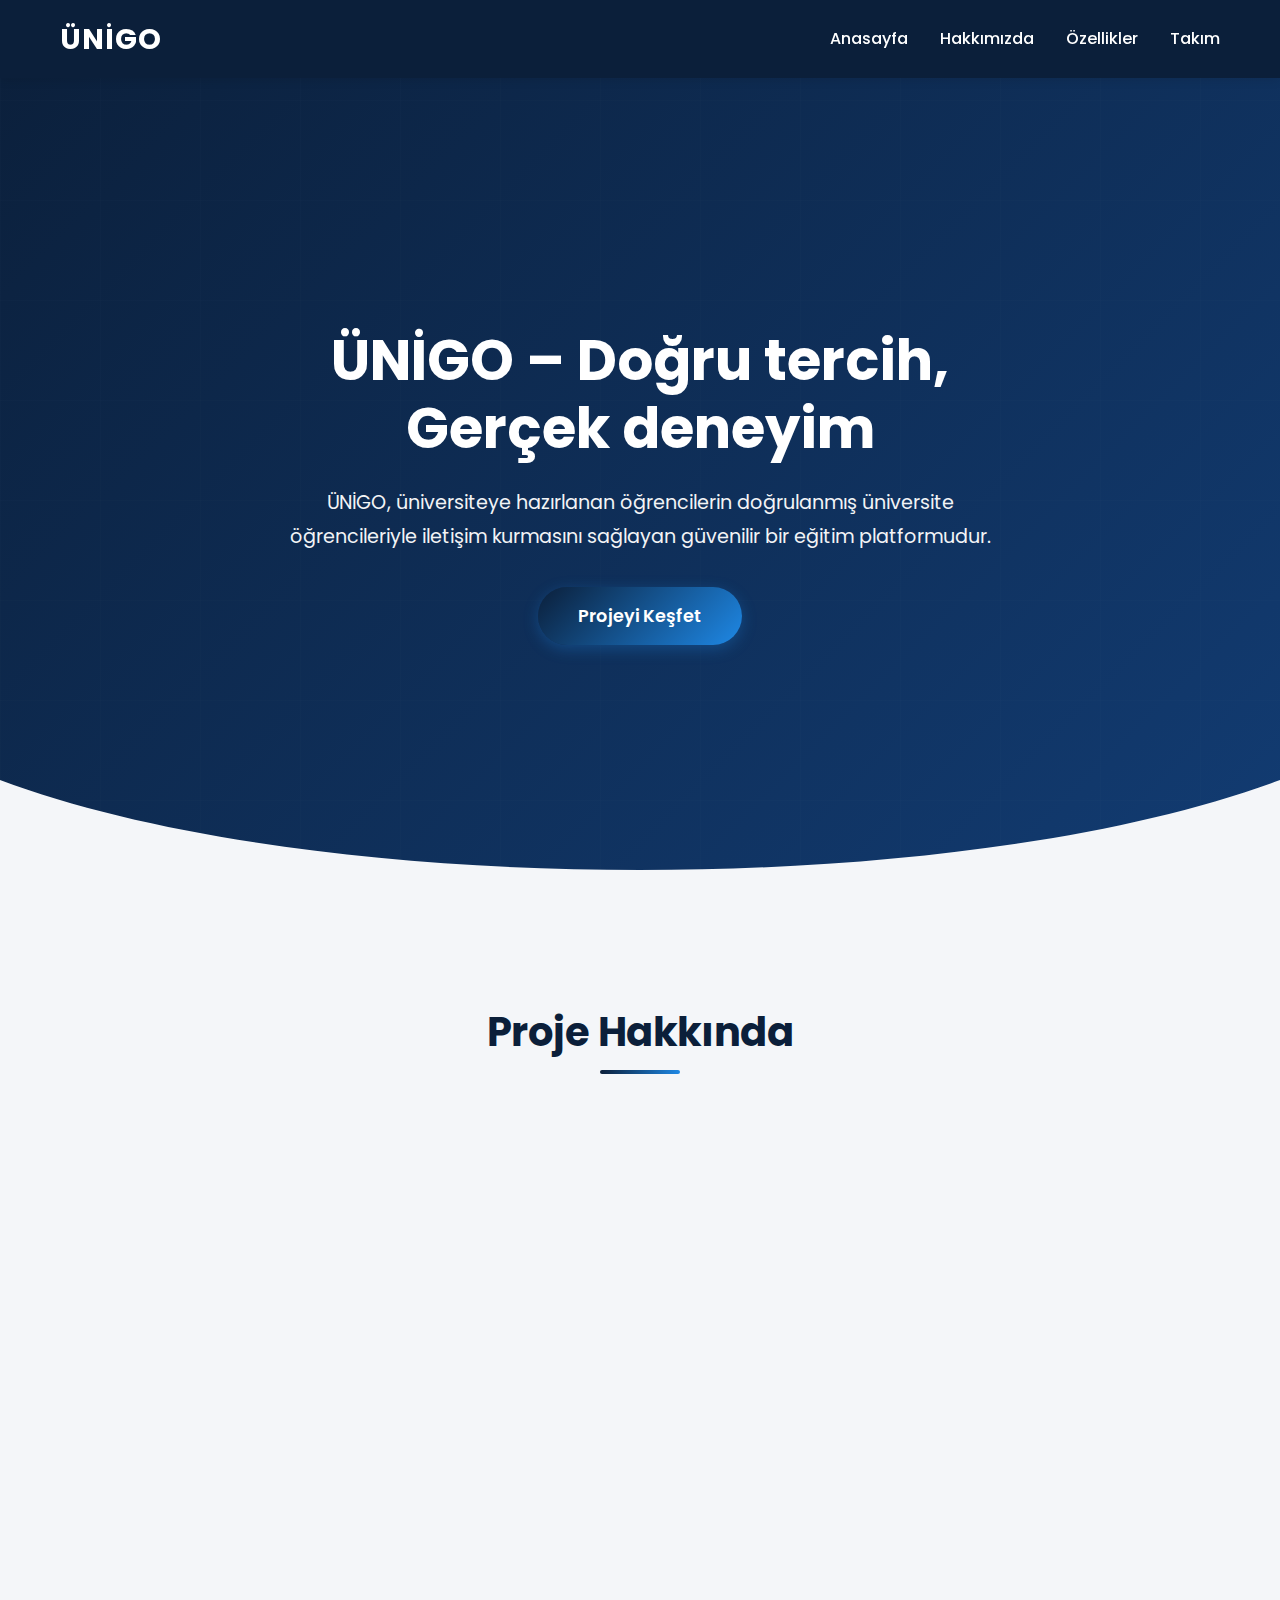
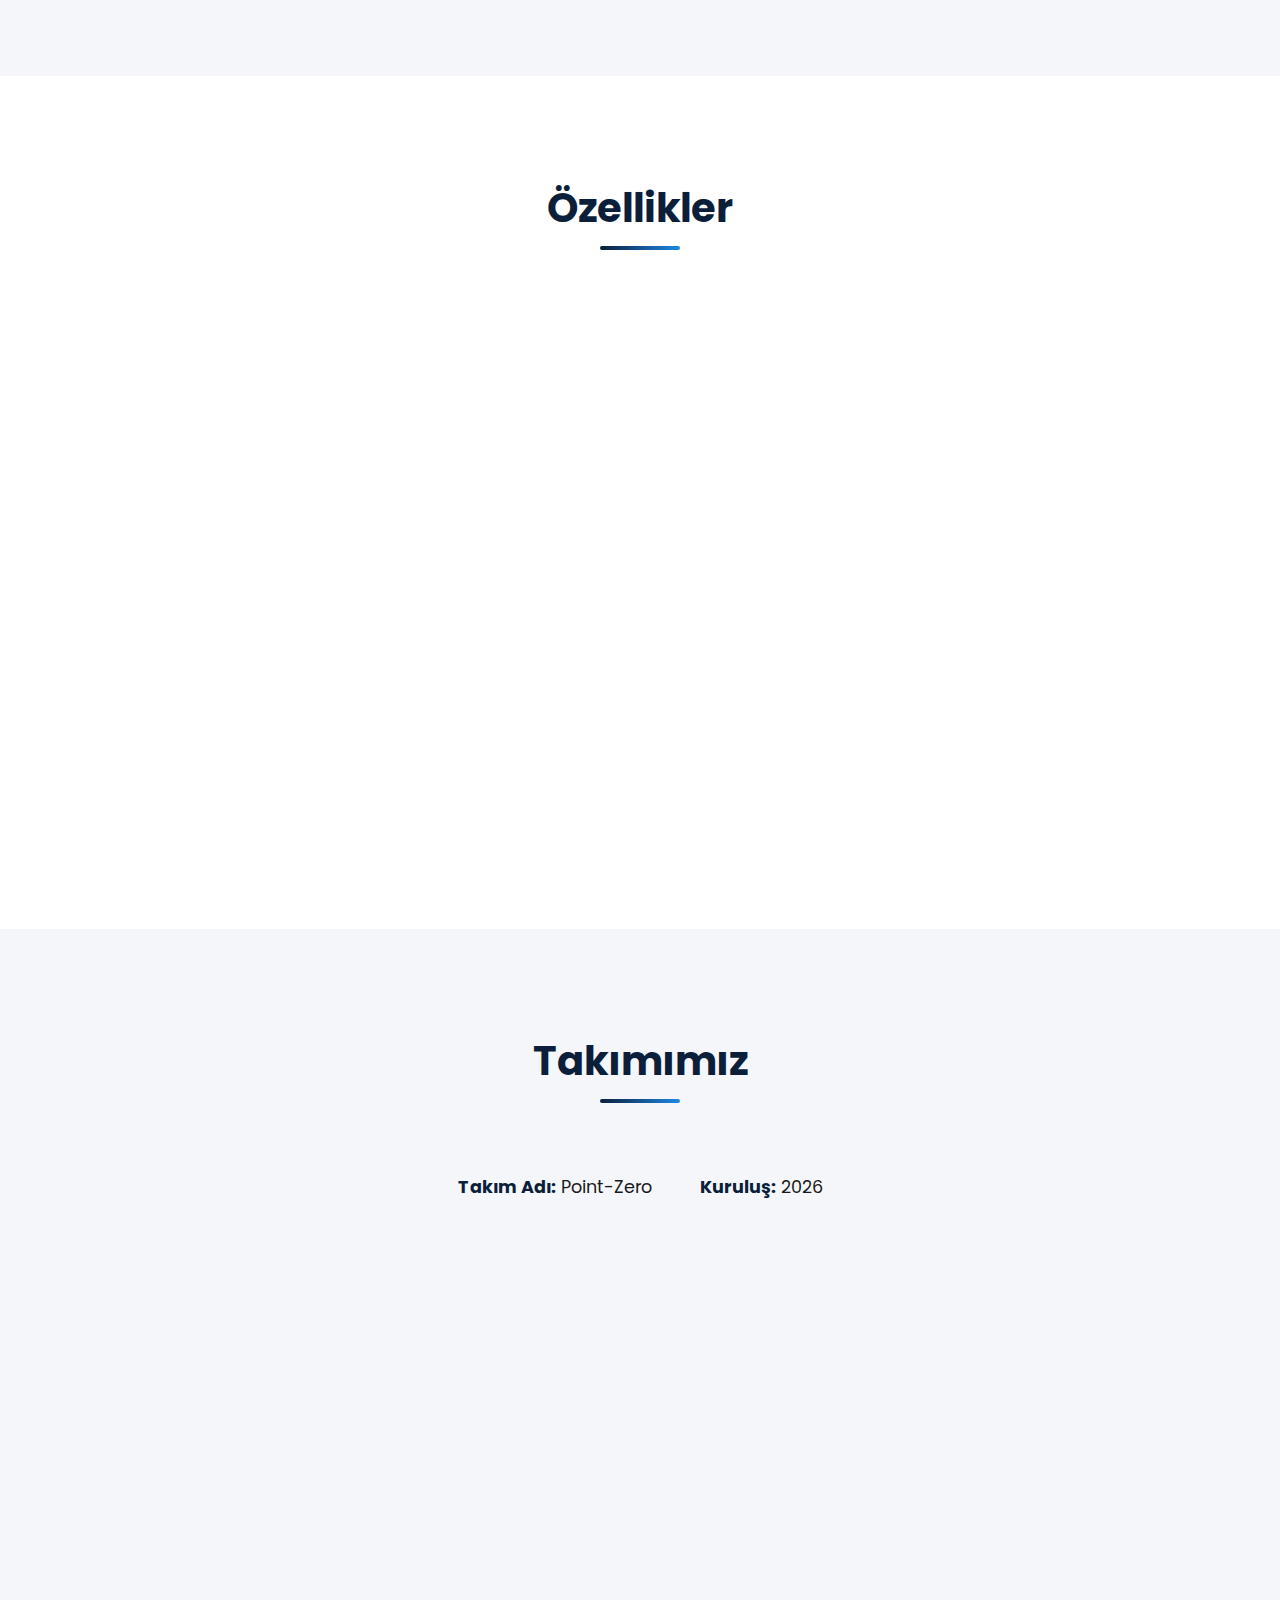
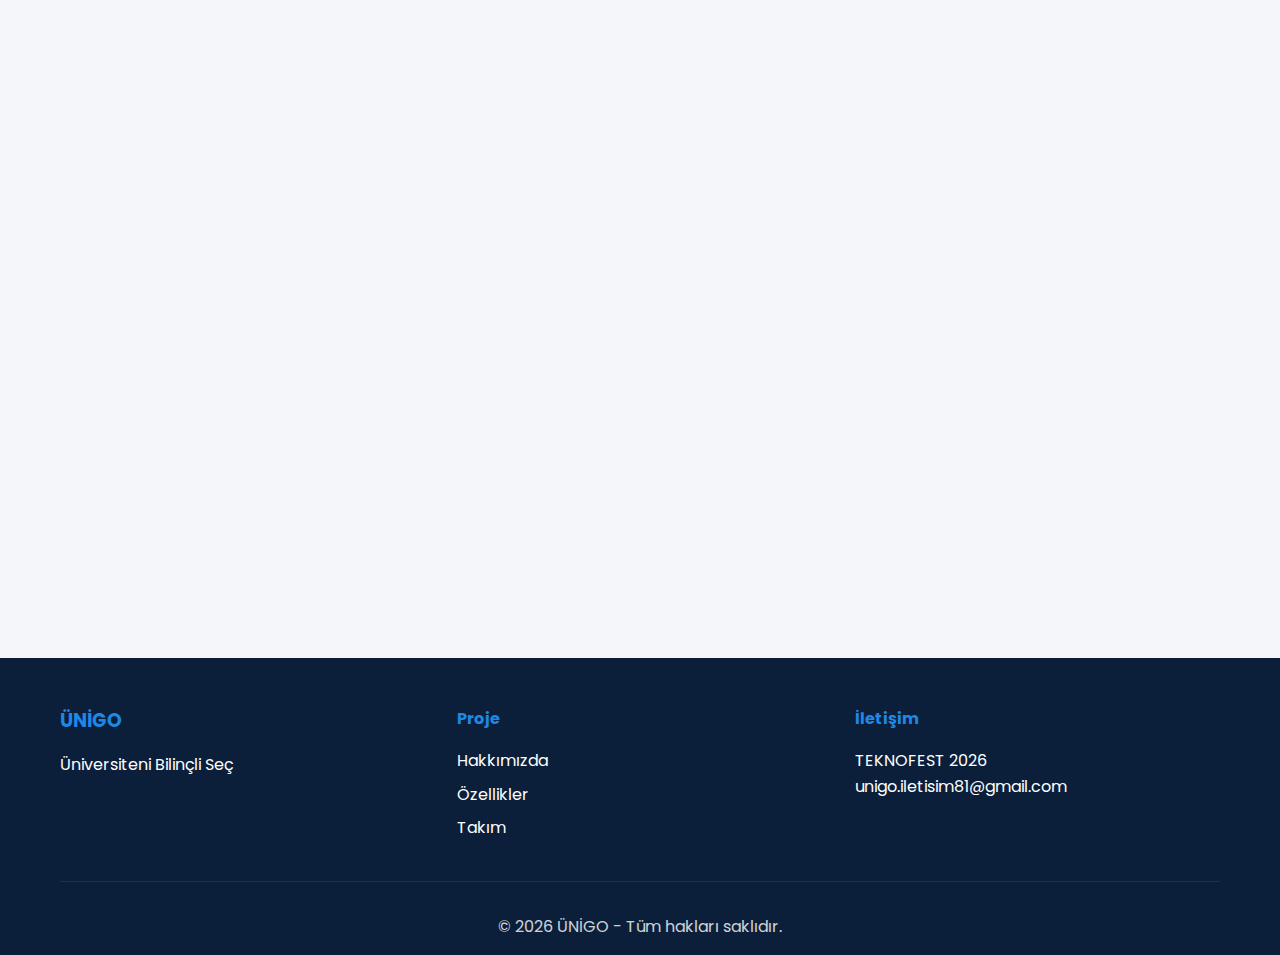
<file: index.html>
<!DOCTYPE html>
<html lang="tr">
<head>
    <meta charset="UTF-8">
    <meta name="viewport" content="width=device-width, initial-scale=1.0">
    <title>ÜNİGO - Doğru tercih, Gerçek deneyim | TEKNOFEST Projesi</title>
    <link rel="stylesheet" href="style.css">
    <!-- Google Fonts - Poppins -->
    <link rel="preconnect" href="https://fonts.googleapis.com">
    <link rel="preconnect" href="https://fonts.gstatic.com" crossorigin>
    <link href="https://fonts.googleapis.com/css2?family=Poppins:wght@300;400;500;600;700&display=swap" rel="stylesheet">
</head>
<body>
    <!-- Navigasyon Menüsü -->
    <nav class="navbar">
        <div class="container">
            <div class="nav-wrapper">
                <div class="logo">
                    <h2>ÜNİGO</h2>
                </div>
                <ul class="nav-menu">
                    <li><a href="#anasayfa">Anasayfa</a></li>
                    <li><a href="#hakkimizda">Hakkımızda</a></li>
                    <li><a href="#ozellikler">Özellikler</a></li>
                    <li><a href="#takim">Takım</a></li>
                </ul>
                <div class="hamburger">
                    <span></span>
                    <span></span>
                    <span></span>
                </div>
            </div>
        </div>
    </nav>

    <!-- Hero Alanı -->
    <section id="anasayfa" class="hero">
        <div class="container">
            <div class="hero-content fade-in">
                <h1 class="hero-title">ÜNİGO – Doğru tercih, Gerçek deneyim</h1>
                <p class="hero-description">
                    ÜNİGO, üniversiteye hazırlanan öğrencilerin doğrulanmış üniversite öğrencileriyle 
                    iletişim kurmasını sağlayan güvenilir bir eğitim platformudur.
                </p>
                <a href="#hakkimizda" class="btn-primary">Projeyi Keşfet</a>
            </div>
        </div>
        <div class="hero-wave">
            <svg viewBox="0 0 1200 120" preserveAspectRatio="none">
                <path d="M0,0 C300,120 900,120 1200,0 L1200,120 L0,120 Z" fill="#F4F6F9"></path>
            </svg>
        </div>
    </section>

    <!-- Proje Hakkında -->
    <section id="hakkimizda" class="about">
        <div class="container">
            <h2 class="section-title">Proje Hakkında</h2>
            <div class="about-grid">
                <div class="about-card">
                    <div class="card-icon">🎓</div>
                    <h3>Ne Olduğu</h3>
                    <p>
                        ÜNİGO, üniversite tercih sürecinde öğrencilere rehberlik eden, 
                        doğrulanmış üniversite öğrencileriyle gerçek deneyim paylaşımı 
                        yapılmasını sağlayan dijital bir platformdur.
                    </p>
                </div>
                <div class="about-card">
                    <div class="card-icon">⚙️</div>
                    <h3>Nasıl Çalışır</h3>
                    <p>
                        Platform, üniversite öğrencilerini doğrulayarak sisteme dahil eder. 
                        Lise öğrencileri, üniversite bazlı filtreleme yaparak ilgili 
                        öğrencilerle iletişim kurabilir ve gerçek deneyimler öğrenebilir.
                    </p>
                </div>
                <div class="about-card">
                    <div class="card-icon">💡</div>
                    <h3>Neden Gerekli</h3>
                    <p>
                        Üniversite tercihi, öğrencilerin geleceğini şekillendiren kritik bir karardır. 
                        ÜNİGO, bu süreçte güvenilir bilgi kaynağı sağlayarak öğrencilerin 
                        bilinçli tercih yapmasına yardımcı olur.
                    </p>
                </div>
            </div>
        </div>
    </section>

    <!-- Özellikler -->
    <section id="ozellikler" class="features">
        <div class="container">
            <h2 class="section-title">Özellikler</h2>
            <div class="features-grid">
                <div class="feature-card">
                    <div class="feature-icon">
                        <svg width="48" height="48" viewBox="0 0 24 24" fill="none" stroke="currentColor" stroke-width="2">
                            <path d="M9 12l2 2 4-4"></path>
                            <path d="M21 12c-1 0-3-1-3-3s2-3 3-3 3 1 3 3-2 3-3 3z"></path>
                            <path d="M3 12c1 0 3-1 3-3s-2-3-3-3-3 1-3 3 2 3 3 3z"></path>
                            <path d="M12 3c0 1-1 3-3 3s-3-2-3-3 1-3 3-3 3 2 3 3z"></path>
                            <path d="M12 21c0-1 1-3 3-3s3 2 3 3-1 3-3 3-3-2-3-3z"></path>
                        </svg>
                    </div>
                    <h3>Doğrulanmış Öğrenci Hesapları</h3>
                    <p>
                        Tüm üniversite öğrencileri kimlik doğrulamasından geçer, 
                        böylece güvenilir bilgi kaynağı sağlanır.
                    </p>
                </div>
                <div class="feature-card">
                    <div class="feature-icon">
                        <svg width="48" height="48" viewBox="0 0 24 24" fill="none" stroke="currentColor" stroke-width="2">
                            <path d="M21 10c0 7-9 13-9 13s-9-6-9-13a9 9 0 0 1 18 0z"></path>
                            <circle cx="12" cy="10" r="3"></circle>
                        </svg>
                    </div>
                    <h3>Üniversite Bazlı Filtreleme</h3>
                    <p>
                        İstediğiniz üniversiteyi seçerek o üniversitedeki öğrencilerle 
                        doğrudan iletişim kurabilirsiniz.
                    </p>
                </div>
                <div class="feature-card">
                    <div class="feature-icon">
                        <svg width="48" height="48" viewBox="0 0 24 24" fill="none" stroke="currentColor" stroke-width="2">
                            <path d="M17 21v-2a4 4 0 0 0-4-4H5a4 4 0 0 0-4 4v2"></path>
                            <circle cx="9" cy="7" r="4"></circle>
                            <path d="M23 21v-2a4 4 0 0 0-3-3.87"></path>
                            <path d="M16 3.13a4 4 0 0 1 0 7.75"></path>
                        </svg>
                    </div>
                    <h3>Gerçek Deneyim Paylaşımları</h3>
                    <p>
                        Üniversite öğrencileri, kampüs hayatı, dersler ve sosyal aktiviteler 
                        hakkında gerçek deneyimlerini paylaşır.
                    </p>
                </div>
                <div class="feature-card">
                    <div class="feature-icon">
                        <svg width="48" height="48" viewBox="0 0 24 24" fill="none" stroke="currentColor" stroke-width="2">
                            <path d="M14 2H6a2 2 0 0 0-2 2v16a2 2 0 0 0 2 2h12a2 2 0 0 0 2-2V8z"></path>
                            <polyline points="14 2 14 8 20 8"></polyline>
                            <line x1="16" y1="13" x2="8" y2="13"></line>
                            <line x1="16" y1="17" x2="8" y2="17"></line>
                            <polyline points="10 9 9 9 8 9"></polyline>
                        </svg>
                    </div>
                    <h3>Resmi Üniversite Duyuruları</h3>
                    <p>
                        Üniversitelerden gelen resmi duyurular ve güncellemeler 
                        platform üzerinden paylaşılır.
                    </p>
                </div>
            </div>
        </div>
    </section>

    <!-- Takımımız -->
    <section id="takim" class="team">
        <div class="container">
            <div class="team-header">
                <h2 class="section-title">Takımımız</h2>
                <div class="team-info">
                    <p><strong>Takım Adı:</strong> Point-Zero</p>
                    <p><strong>Kuruluş:</strong> 2026</p>
                </div>
            </div>
            <div class="team-grid">
                <!-- Danışman -->
                <div class="team-card" onclick="window.location.href='uye1.html'">
                    <div class="team-image">
                        <img src="uye1.jpg" alt="Mehmet Emin AYDOĞDU">
                    </div>
                    <div class="team-content">
                        <h3>Mehmet Emin AYDOĞDU</h3>
                        <p class="team-role">Danışman</p>
                    </div>
                </div>
                <!-- Proje Lideri -->
                <div class="team-card" onclick="window.location.href='uye2.html'">
                    <div class="team-image">
                        <img src="uye2.jpg" alt="Emine BAL">
                    </div>
                    <div class="team-content">
                        <h3>Emine BAL</h3>
                        <p class="team-role">Proje Lideri</p>
                    </div>
                </div>
                <!-- Frontend Geliştirici -->
                <div class="team-card" onclick="window.location.href='uye3.html'">
                    <div class="team-image">
                        <img src="uye3.jpg" alt="Hacire KAKAÇ">
                    </div>
                    <div class="team-content">
                        <h3>Hacire KAKAÇ</h3>
                        <p class="team-role">Frontend Geliştirici</p>
                    </div>
                </div>
                <!-- Backend Geliştirici -->
                <div class="team-card" onclick="window.location.href='uye4.html'">
                    <div class="team-image">
                        <img src="uye4.jpg" alt="Elvan ALTINDİŞ">
                    </div>
                    <div class="team-content">
                        <h3>Elvan ALTINDİŞ</h3>
                        <p class="team-role">Backend Geliştirici</p>
                    </div>
                </div>
                <!-- Veri Tabanı & Algoritma -->
                <div class="team-card" onclick="window.location.href='uye5.html'">
                    <div class="team-image">
                        <img src="uye5.jpg" alt="Ayşe KILIÇ">
                    </div>
                    <div class="team-content">
                        <h3>Ayşe KILIÇ</h3>
                        <p class="team-role">Veri Tabanı & Algoritma</p>
                    </div>
                </div>
                <!-- Araştırma, Test & Dokümantasyon -->
                <div class="team-card" onclick="window.location.href='uye6.html'">
                    <div class="team-image">
                        <img src="uye6.jpg" alt="Beyzanur ALMAS">
                    </div>
                    <div class="team-content">
                        <h3>Beyzanur ALMAS</h3>
                        <p class="team-role">Araştırma, Test & Dokümantasyon</p>
                    </div>
                </div>
            </div>
        </div>
    </section>

    <!-- Footer -->
    <footer class="footer">
        <div class="container">
            <div class="footer-content">
                <div class="footer-section">
                    <h3>ÜNİGO</h3>
                    <p>Üniversiteni Bilinçli Seç</p>
                </div>
                <div class="footer-section">
                    <h4>Proje</h4>
                    <ul>
                        <li><a href="#hakkimizda">Hakkımızda</a></li>
                        <li><a href="#ozellikler">Özellikler</a></li>
                        <li><a href="#takim">Takım</a></li>
                    </ul>
                </div>
                <div class="footer-section">
                    <h4>İletişim</h4>
                    <p>TEKNOFEST 2026</p>
                    <p>unigo.iletisim81@gmail.com</p>
                </div>
            </div>
            <div class="footer-bottom">
                <p>&copy; 2026 ÜNİGO - Tüm hakları saklıdır.</p>
            </div>
        </div>
    </footer>

    <script src="script.js"></script>
</body>
</html>
</file>
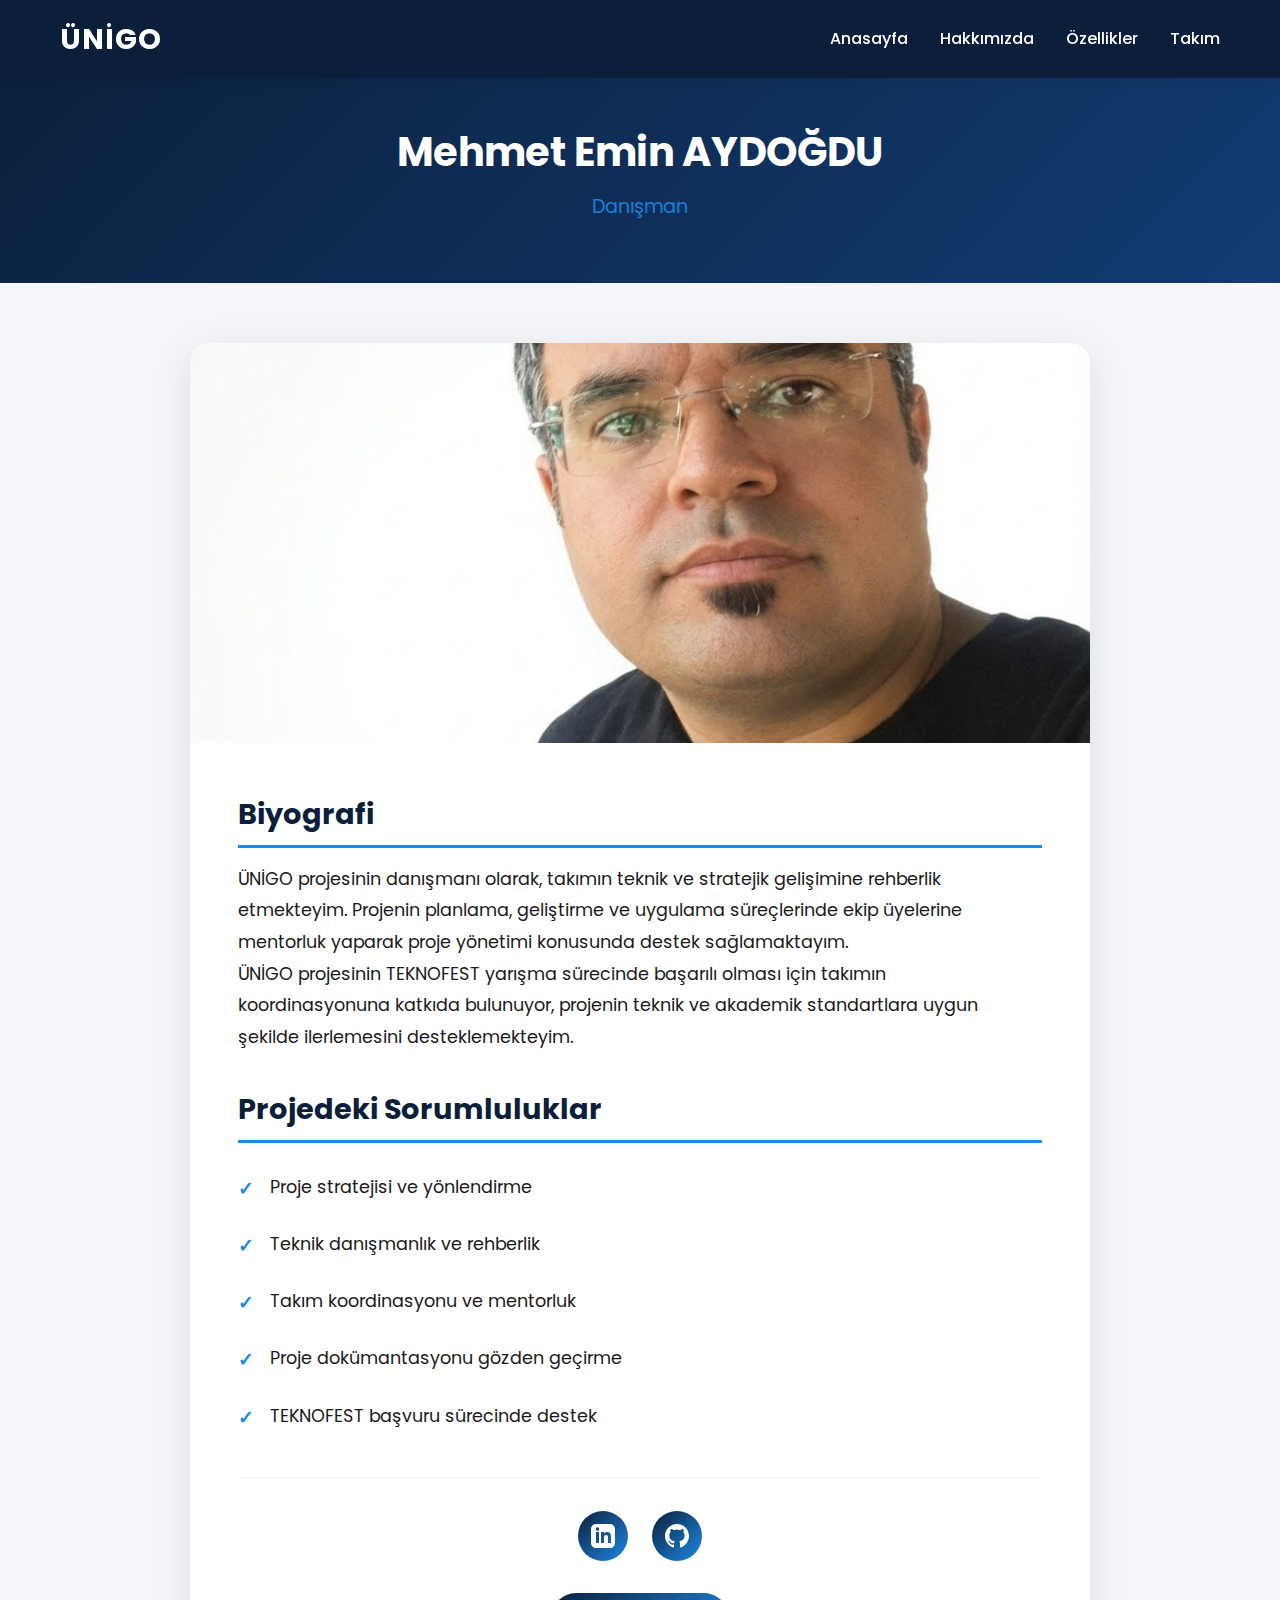
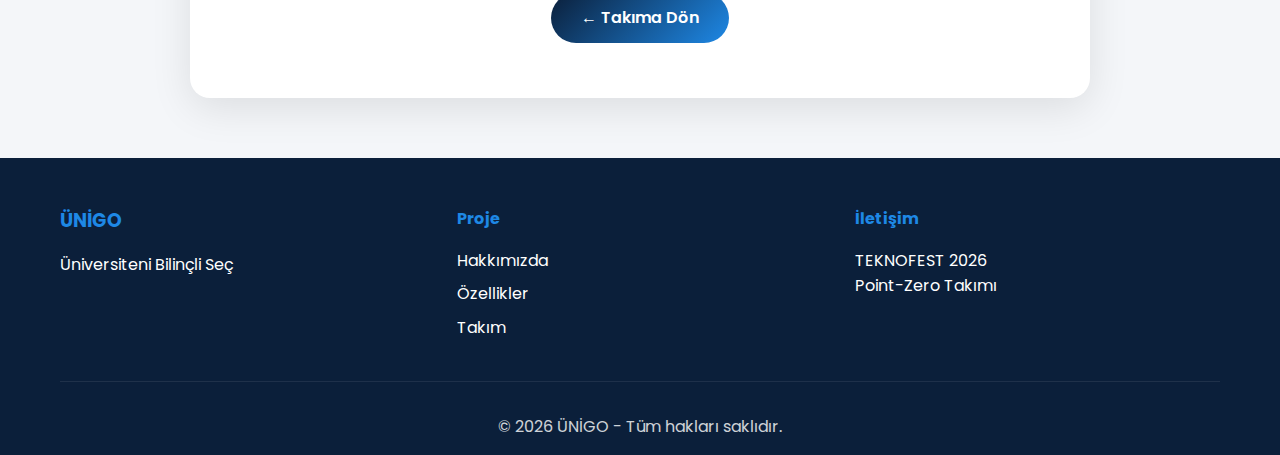
<file: uye1.html>
<!DOCTYPE html>
<html lang="tr">
<head>
    <meta charset="UTF-8">
    <meta name="viewport" content="width=device-width, initial-scale=1.0">
    <title>Mehmet Emin AYDOĞDU - ÜNİGO Takımı</title>
    <link rel="stylesheet" href="style.css">
    <link rel="preconnect" href="https://fonts.googleapis.com">
    <link rel="preconnect" href="https://fonts.gstatic.com" crossorigin>
    <link href="https://fonts.googleapis.com/css2?family=Poppins:wght@300;400;500;600;700&display=swap" rel="stylesheet">
</head>
<body>
    <!-- Navigasyon Menüsü -->
    <nav class="navbar">
        <div class="container">
            <div class="nav-wrapper">
                <div class="logo">
                    <h2><a href="index.html" style="color: white; text-decoration: none;">ÜNİGO</a></h2>
                </div>
                <ul class="nav-menu">
                    <li><a href="index.html#anasayfa">Anasayfa</a></li>
                    <li><a href="index.html#hakkimizda">Hakkımızda</a></li>
                    <li><a href="index.html#ozellikler">Özellikler</a></li>
                    <li><a href="index.html#takim">Takım</a></li>
                </ul>
                <div class="hamburger">
                    <span></span>
                    <span></span>
                    <span></span>
                </div>
            </div>
        </div>
    </nav>

    <!-- Üye Başlık Alanı -->
    <section class="member-header">
        <div class="container">
            <h1>Mehmet Emin AYDOĞDU</h1>
            <p class="member-role">Danışman</p>
        </div>
    </section>

    <!-- Üye İçerik Alanı -->
    <section class="member-content">
        <div class="container">
            <div class="member-card">
                <div class="member-image-large">
                    <img src="uye1.jpg" alt="Mehmet Emin AYDOĞDU">
                </div>
                <div class="member-details">
                    <div class="member-bio">
                        <h2>Biyografi</h2>
                      <p>ÜNİGO projesinin danışmanı olarak, takımın teknik ve stratejik gelişimine rehberlik etmekteyim. 
                        Projenin planlama, geliştirme ve uygulama süreçlerinde ekip üyelerine mentorluk yaparak proje yönetimi konusunda destek sağlamaktayım.
                       </p> 


                     <p>ÜNİGO projesinin TEKNOFEST yarışma sürecinde başarılı olması için takımın koordinasyonuna katkıda bulunuyor, 
                         projenin teknik ve akademik standartlara uygun şekilde ilerlemesini desteklemekteyim.
                         </p>

                    </div>

                    <div class="member-responsibilities">
                        <h2>Projedeki Sorumluluklar</h2>
                        <ul>
                            <li>Proje stratejisi ve yönlendirme</li>
                            <li>Teknik danışmanlık ve rehberlik</li>
                            <li>Takım koordinasyonu ve mentorluk</li>
                            <li>Proje dokümantasyonu gözden geçirme</li>
                            <li>TEKNOFEST başvuru sürecinde destek</li>
                        </ul>
                    </div>

                    <div class="member-social">
                        <a href="#" class="social-link" title="LinkedIn">
                            <svg width="24" height="24" viewBox="0 0 24 24" fill="currentColor">
                                <path d="M19 0h-14c-2.761 0-5 2.239-5 5v14c0 2.761 2.239 5 5 5h14c2.762 0 5-2.239 5-5v-14c0-2.761-2.238-5-5-5zm-11 19h-3v-11h3v11zm-1.5-12.268c-.966 0-1.75-.79-1.75-1.764s.784-1.764 1.75-1.764 1.75.79 1.75 1.764-.783 1.764-1.75 1.764zm13.5 12.268h-3v-5.604c0-3.368-4-3.113-4 0v5.604h-3v-11h3v1.765c1.396-2.586 7-2.777 7 2.476v6.759z"/>
                            </svg>
                        </a>
                        <a href="#" class="social-link" title="GitHub">
                            <svg width="24" height="24" viewBox="0 0 24 24" fill="currentColor">
                                <path d="M12 0c-6.626 0-12 5.373-12 12 0 5.302 3.438 9.8 8.207 11.387.599.111.793-.261.793-.577v-2.234c-3.338.726-4.033-1.416-4.033-1.416-.546-1.387-1.333-1.756-1.333-1.756-1.089-.745.083-.729.083-.729 1.205.084 1.839 1.237 1.839 1.237 1.07 1.834 2.807 1.304 3.492.997.107-.775.418-1.305.762-1.604-2.665-.305-5.467-1.334-5.467-5.931 0-1.311.469-2.381 1.236-3.221-.124-.303-.535-1.524.117-3.176 0 0 1.008-.322 3.301 1.23.957-.266 1.983-.399 3.003-.404 1.02.005 2.047.138 3.006.404 2.291-1.552 3.297-1.23 3.297-1.23.653 1.653.242 2.874.118 3.176.77.84 1.235 1.911 1.235 3.221 0 4.609-2.807 5.624-5.479 5.921.43.372.823 1.102.823 2.222v3.293c0 .319.192.694.801.576 4.765-1.589 8.199-6.086 8.199-11.386 0-6.627-5.373-12-12-12z"/>
                            </svg>
                        </a>
                    </div>

                    <div style="text-align: center;">
                        <a href="index.html#takim" class="back-button">← Takıma Dön</a>
                    </div>
                </div>
            </div>
        </div>
    </section>

    <!-- Footer -->
    <footer class="footer">
        <div class="container">
            <div class="footer-content">
                <div class="footer-section">
                    <h3>ÜNİGO</h3>
                    <p>Üniversiteni Bilinçli Seç</p>
                </div>
                <div class="footer-section">
                    <h4>Proje</h4>
                    <ul>
                        <li><a href="index.html#hakkimizda">Hakkımızda</a></li>
                        <li><a href="index.html#ozellikler">Özellikler</a></li>
                        <li><a href="index.html#takim">Takım</a></li>
                    </ul>
                </div>
                <div class="footer-section">
                    <h4>İletişim</h4>
                    <p>TEKNOFEST 2026</p>
                    <p>Point-Zero Takımı</p>
                </div>
            </div>
            <div class="footer-bottom">
                <p>&copy; 2026 ÜNİGO - Tüm hakları saklıdır.</p>
            </div>
        </div>
    </footer>

    <script src="script.js"></script>
</body>
</html>
</file>
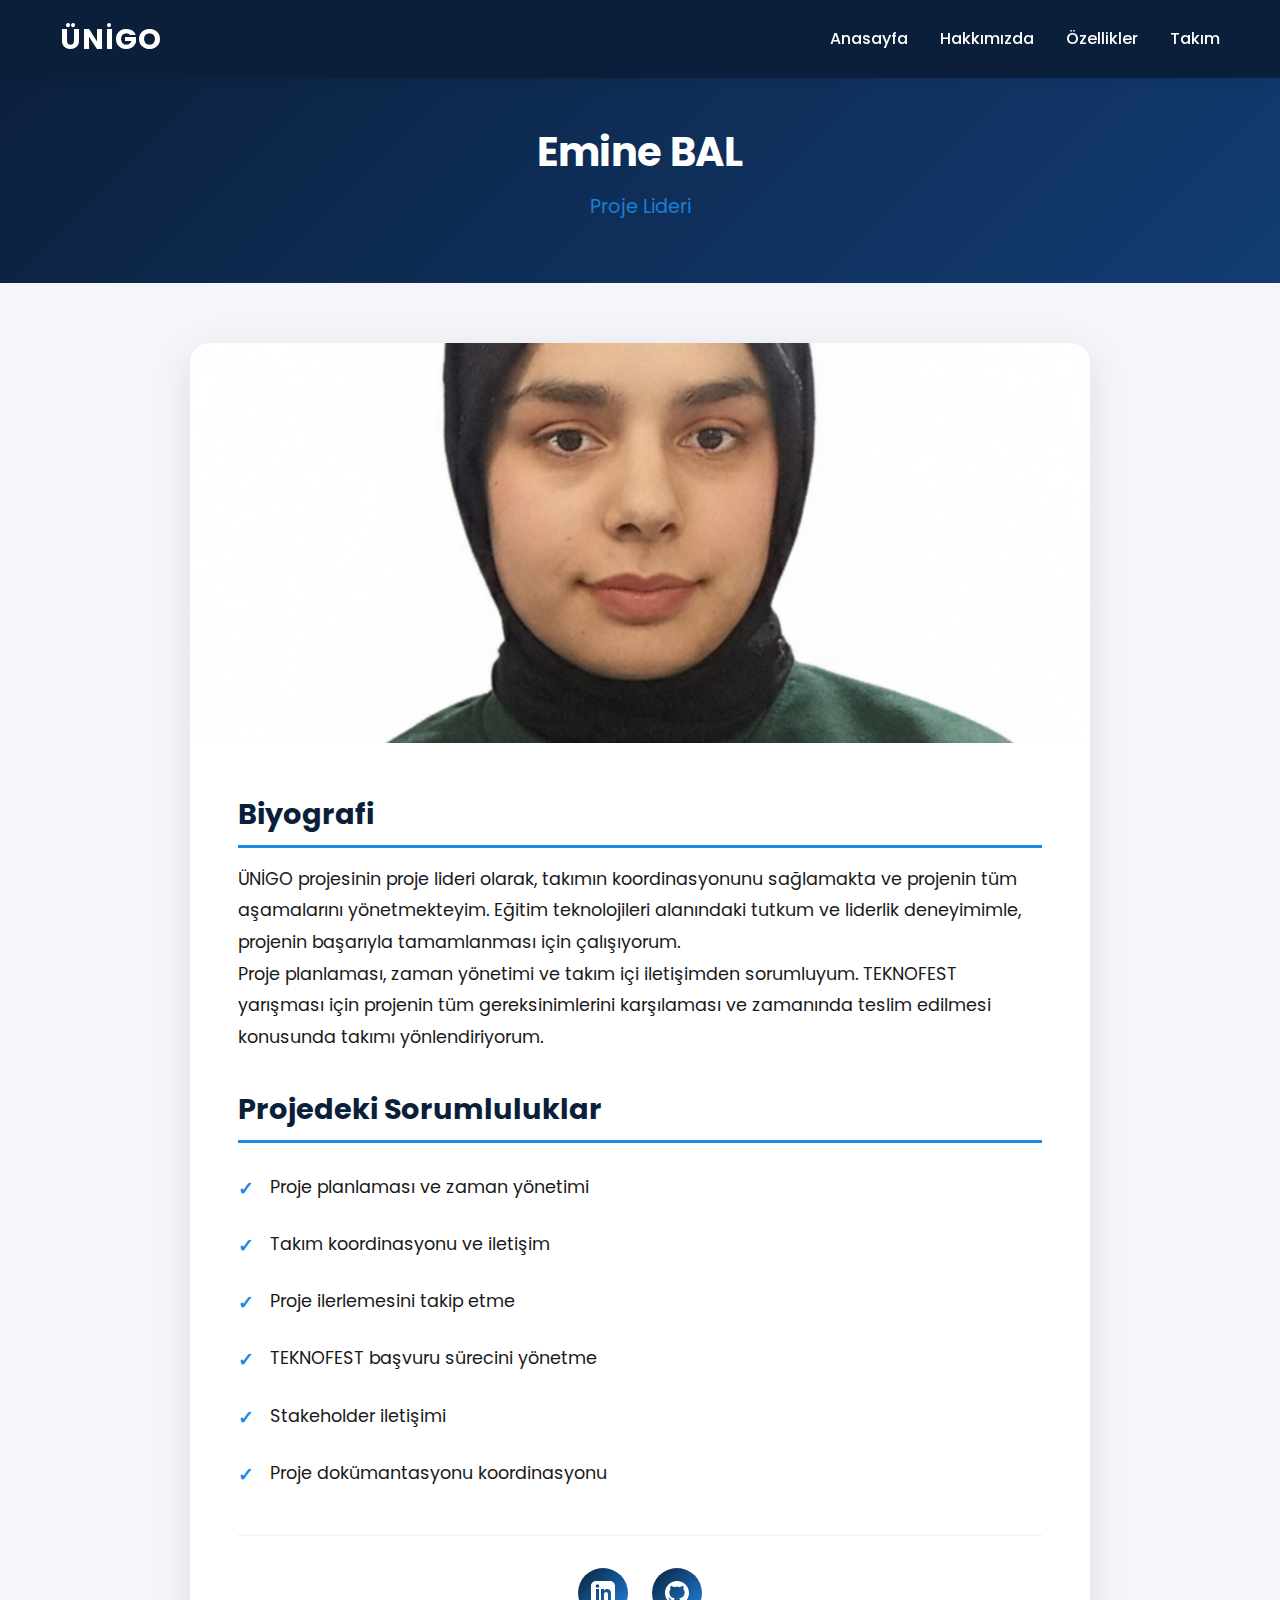
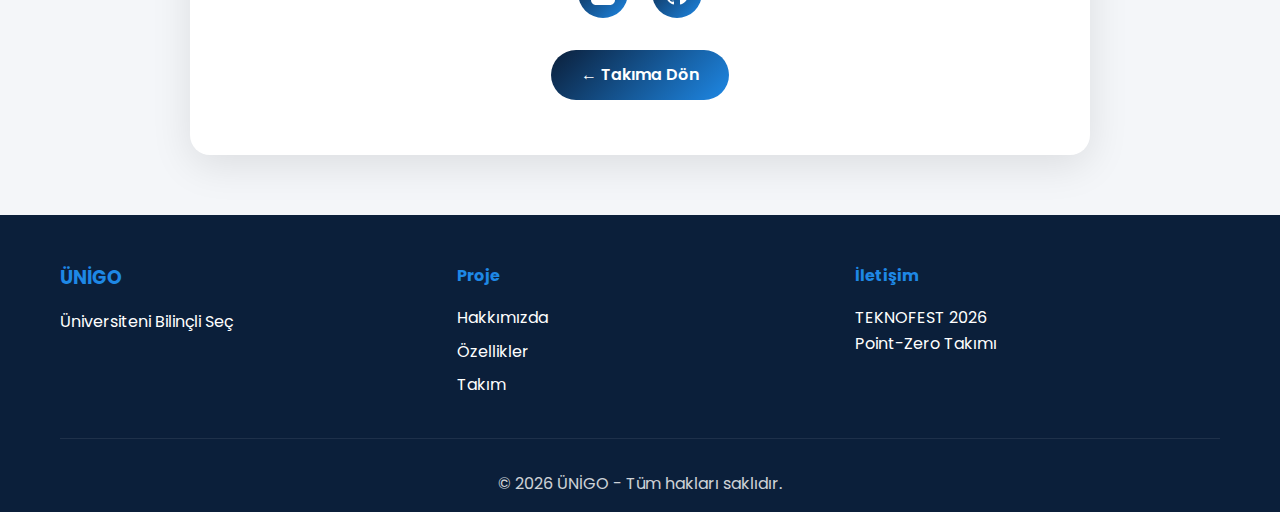
<file: uye2.html>
<!DOCTYPE html>
<html lang="tr">
<head>
    <meta charset="UTF-8">
    <meta name="viewport" content="width=device-width, initial-scale=1.0">
    <title>Emine BAL - ÜNİGO Takımı</title>
    <link rel="stylesheet" href="style.css">
    <link rel="preconnect" href="https://fonts.googleapis.com">
    <link rel="preconnect" href="https://fonts.gstatic.com" crossorigin>
    <link href="https://fonts.googleapis.com/css2?family=Poppins:wght@300;400;500;600;700&display=swap" rel="stylesheet">
</head>
<body>
    <!-- Navigasyon Menüsü -->
    <nav class="navbar">
        <div class="container">
            <div class="nav-wrapper">
                <div class="logo">
                    <h2><a href="index.html" style="color: white; text-decoration: none;">ÜNİGO</a></h2>
                </div>
                <ul class="nav-menu">
                    <li><a href="index.html#anasayfa">Anasayfa</a></li>
                    <li><a href="index.html#hakkimizda">Hakkımızda</a></li>
                    <li><a href="index.html#ozellikler">Özellikler</a></li>
                    <li><a href="index.html#takim">Takım</a></li>
                </ul>
                <div class="hamburger">
                    <span></span>
                    <span></span>
                    <span></span>
                </div>
            </div>
        </div>
    </nav>

    <!-- Üye Başlık Alanı -->
    <section class="member-header">
        <div class="container">
            <h1>Emine BAL</h1>
            <p class="member-role">Proje Lideri</p>
        </div>
    </section>

    <!-- Üye İçerik Alanı -->
    <section class="member-content">
        <div class="container">
            <div class="member-card">
                <div class="member-image-large">
                    <img src="uye2.jpg" alt="Emine BAL">
                </div>
                <div class="member-details">
                    <div class="member-bio">
                        <h2>Biyografi</h2>
                        <p>
                            ÜNİGO projesinin proje lideri olarak, takımın koordinasyonunu 
                            sağlamakta ve projenin tüm aşamalarını yönetmekteyim. Eğitim 
                            teknolojileri alanındaki tutkum ve liderlik deneyimimle, 
                            projenin başarıyla tamamlanması için çalışıyorum.
                        </p>
                        <p>
                            Proje planlaması, zaman yönetimi ve takım içi iletişimden 
                            sorumluyum. TEKNOFEST yarışması için projenin tüm gereksinimlerini 
                            karşılaması ve zamanında teslim edilmesi konusunda takımı 
                            yönlendiriyorum.
                        </p>
                    </div>

                    <div class="member-responsibilities">
                        <h2>Projedeki Sorumluluklar</h2>
                        <ul>
                            <li>Proje planlaması ve zaman yönetimi</li>
                            <li>Takım koordinasyonu ve iletişim</li>
                            <li>Proje ilerlemesini takip etme</li>
                            <li>TEKNOFEST başvuru sürecini yönetme</li>
                            <li>Stakeholder iletişimi</li>
                            <li>Proje dokümantasyonu koordinasyonu</li>
                        </ul>
                    </div>

                    <div class="member-social">
                        <a href="www.linkedin.com/in/emine-bal-5a3156390" class="social-link" title="LinkedIn">
                            <svg width="24" height="24" viewBox="0 0 24 24" fill="currentColor">
                                <path d="M19 0h-14c-2.761 0-5 2.239-5 5v14c0 2.761 2.239 5 5 5h14c2.762 0 5-2.239 5-5v-14c0-2.761-2.238-5-5-5zm-11 19h-3v-11h3v11zm-1.5-12.268c-.966 0-1.75-.79-1.75-1.764s.784-1.764 1.75-1.764 1.75.79 1.75 1.764-.783 1.764-1.75 1.764zm13.5 12.268h-3v-5.604c0-3.368-4-3.113-4 0v5.604h-3v-11h3v1.765c1.396-2.586 7-2.777 7 2.476v6.759z"/>
                            </svg>
                        </a>
                        <a href="#" class="social-link" title="GitHub">
                            <svg width="24" height="24" viewBox="0 0 24 24" fill="currentColor">
                                <path d="M12 0c-6.626 0-12 5.373-12 12 0 5.302 3.438 9.8 8.207 11.387.599.111.793-.261.793-.577v-2.234c-3.338.726-4.033-1.416-4.033-1.416-.546-1.387-1.333-1.756-1.333-1.756-1.089-.745.083-.729.083-.729 1.205.084 1.839 1.237 1.839 1.237 1.07 1.834 2.807 1.304 3.492.997.107-.775.418-1.305.762-1.604-2.665-.305-5.467-1.334-5.467-5.931 0-1.311.469-2.381 1.236-3.221-.124-.303-.535-1.524.117-3.176 0 0 1.008-.322 3.301 1.23.957-.266 1.983-.399 3.003-.404 1.02.005 2.047.138 3.006.404 2.291-1.552 3.297-1.23 3.297-1.23.653 1.653.242 2.874.118 3.176.77.84 1.235 1.911 1.235 3.221 0 4.609-2.807 5.624-5.479 5.921.43.372.823 1.102.823 2.222v3.293c0 .319.192.694.801.576 4.765-1.589 8.199-6.086 8.199-11.386 0-6.627-5.373-12-12-12z"/>
                            </svg>
                        </a>
                    </div>

                    <div style="text-align: center;">
                        <a href="index.html#takim" class="back-button">← Takıma Dön</a>
                    </div>
                </div>
            </div>
        </div>
    </section>

    <!-- Footer -->
    <footer class="footer">
        <div class="container">
            <div class="footer-content">
                <div class="footer-section">
                    <h3>ÜNİGO</h3>
                    <p>Üniversiteni Bilinçli Seç</p>
                </div>
                <div class="footer-section">
                    <h4>Proje</h4>
                    <ul>
                        <li><a href="index.html#hakkimizda">Hakkımızda</a></li>
                        <li><a href="index.html#ozellikler">Özellikler</a></li>
                        <li><a href="index.html#takim">Takım</a></li>
                    </ul>
                </div>
                <div class="footer-section">
                    <h4>İletişim</h4>
                    <p>TEKNOFEST 2026</p>
                    <p>Point-Zero Takımı</p>
                </div>
            </div>
            <div class="footer-bottom">
                <p>&copy; 2026 ÜNİGO - Tüm hakları saklıdır.</p>
            </div>
        </div>
    </footer>

    <script src="script.js"></script>
</body>
</html>
</file>
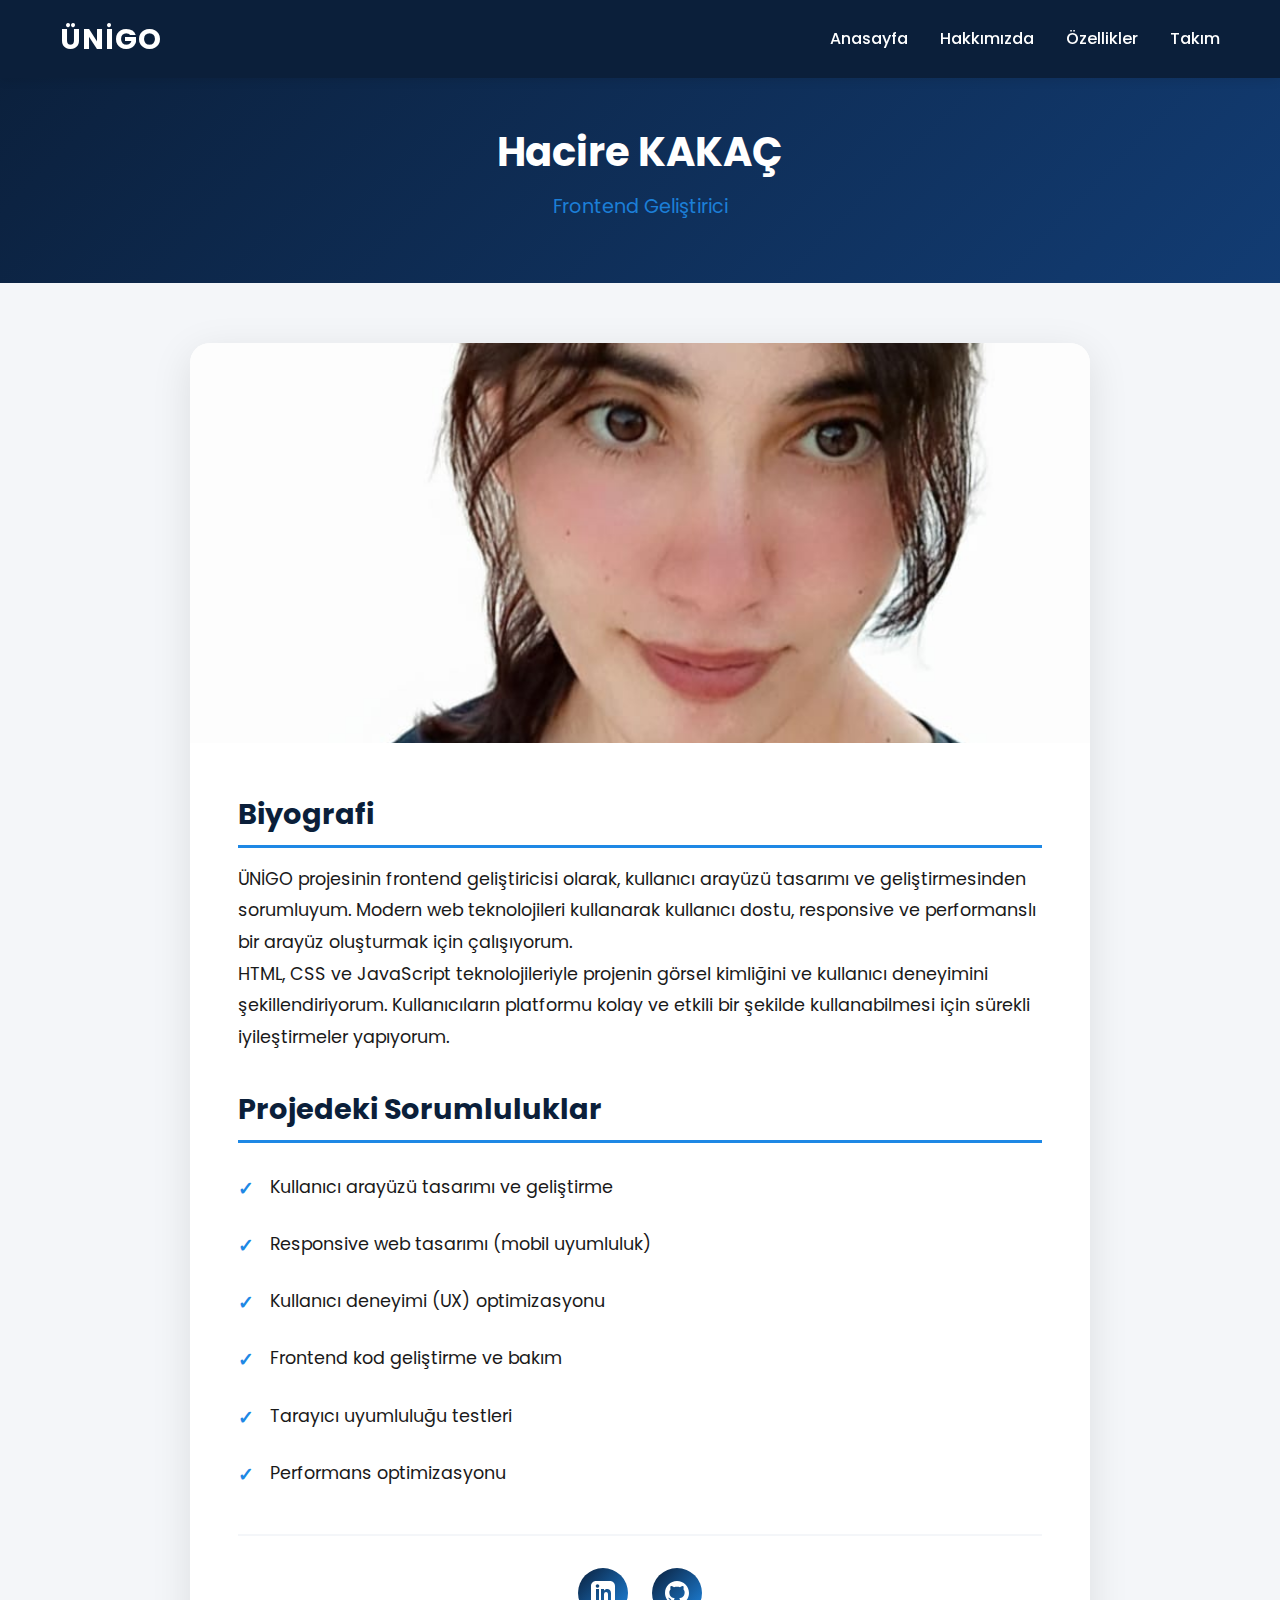
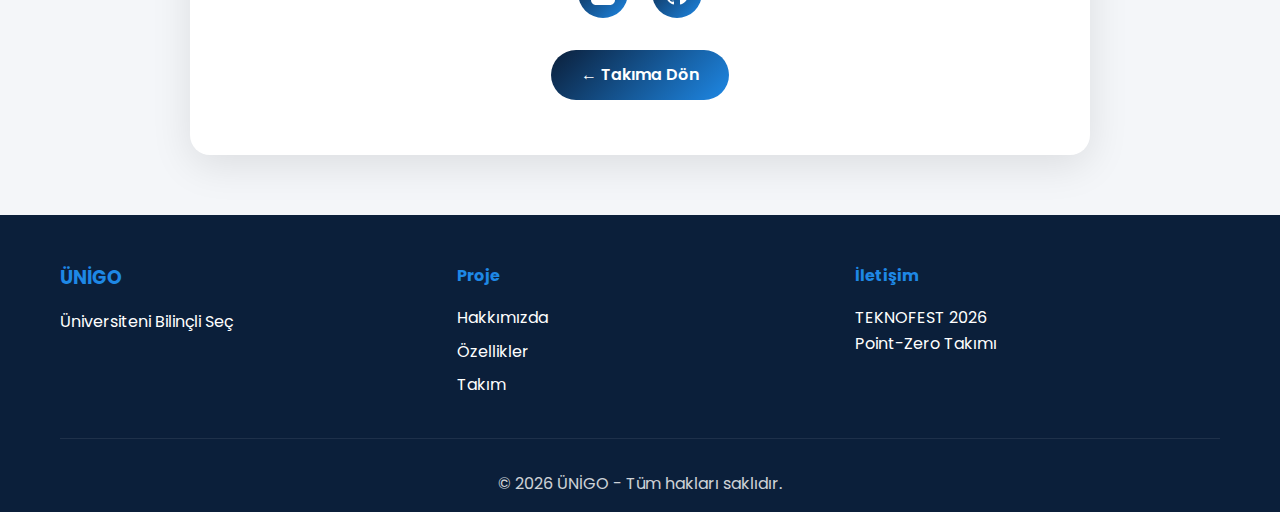
<file: uye3.html>
<!DOCTYPE html>
<html lang="tr">
<head>
    <meta charset="UTF-8">
    <meta name="viewport" content="width=device-width, initial-scale=1.0">
    <title>Hacire KAKAÇ - ÜNİGO Takımı</title>
    <link rel="stylesheet" href="style.css">
    <link rel="preconnect" href="https://fonts.googleapis.com">
    <link rel="preconnect" href="https://fonts.gstatic.com" crossorigin>
    <link href="https://fonts.googleapis.com/css2?family=Poppins:wght@300;400;500;600;700&display=swap" rel="stylesheet">
</head>
<body>
    <!-- Navigasyon Menüsü -->
    <nav class="navbar">
        <div class="container">
            <div class="nav-wrapper">
                <div class="logo">
                    <h2><a href="index.html" style="color: white; text-decoration: none;">ÜNİGO</a></h2>
                </div>
                <ul class="nav-menu">
                    <li><a href="index.html#anasayfa">Anasayfa</a></li>
                    <li><a href="index.html#hakkimizda">Hakkımızda</a></li>
                    <li><a href="index.html#ozellikler">Özellikler</a></li>
                    <li><a href="index.html#takim">Takım</a></li>
                </ul>
                <div class="hamburger">
                    <span></span>
                    <span></span>
                    <span></span>
                </div>
            </div>
        </div>
    </nav>

    <!-- Üye Başlık Alanı -->
    <section class="member-header">
        <div class="container">
            <h1>Hacire KAKAÇ</h1>
            <p class="member-role">Frontend Geliştirici</p>
        </div>
    </section>

    <!-- Üye İçerik Alanı -->
    <section class="member-content">
        <div class="container">
            <div class="member-card">
                <div class="member-image-large">
                    <img src="uye3.jpg" alt="Hacire KAKAÇ">
                </div>
                <div class="member-details">
                    <div class="member-bio">
                        <h2>Biyografi</h2>
                        <p>
                            ÜNİGO projesinin frontend geliştiricisi olarak, kullanıcı arayüzü 
                            tasarımı ve geliştirmesinden sorumluyum. Modern web teknolojileri 
                            kullanarak kullanıcı dostu, responsive ve performanslı bir arayüz 
                            oluşturmak için çalışıyorum.
                        </p>
                        <p>
                            HTML, CSS ve JavaScript teknolojileriyle projenin görsel kimliğini 
                            ve kullanıcı deneyimini şekillendiriyorum. Kullanıcıların platformu 
                            kolay ve etkili bir şekilde kullanabilmesi için sürekli iyileştirmeler 
                            yapıyorum.
                        </p>
                    </div>

                    <div class="member-responsibilities">
                        <h2>Projedeki Sorumluluklar</h2>
                        <ul>
                            <li>Kullanıcı arayüzü tasarımı ve geliştirme</li>
                            <li>Responsive web tasarımı (mobil uyumluluk)</li>
                            <li>Kullanıcı deneyimi (UX) optimizasyonu</li>
                            <li>Frontend kod geliştirme ve bakım</li>
                            <li>Tarayıcı uyumluluğu testleri</li>
                            <li>Performans optimizasyonu</li>
                        </ul>
                    </div>

                    <div class="member-social">
                        <a href="#" class="social-link" title="LinkedIn">
                            <svg width="24" height="24" viewBox="0 0 24 24" fill="currentColor">
                                <path d="M19 0h-14c-2.761 0-5 2.239-5 5v14c0 2.761 2.239 5 5 5h14c2.762 0 5-2.239 5-5v-14c0-2.761-2.238-5-5-5zm-11 19h-3v-11h3v11zm-1.5-12.268c-.966 0-1.75-.79-1.75-1.764s.784-1.764 1.75-1.764 1.75.79 1.75 1.764-.783 1.764-1.75 1.764zm13.5 12.268h-3v-5.604c0-3.368-4-3.113-4 0v5.604h-3v-11h3v1.765c1.396-2.586 7-2.777 7 2.476v6.759z"/>
                            </svg>
                        </a>
                        <a href="#" class="social-link" title="GitHub">
                            <svg width="24" height="24" viewBox="0 0 24 24" fill="currentColor">
                                <path d="M12 0c-6.626 0-12 5.373-12 12 0 5.302 3.438 9.8 8.207 11.387.599.111.793-.261.793-.577v-2.234c-3.338.726-4.033-1.416-4.033-1.416-.546-1.387-1.333-1.756-1.333-1.756-1.089-.745.083-.729.083-.729 1.205.084 1.839 1.237 1.839 1.237 1.07 1.834 2.807 1.304 3.492.997.107-.775.418-1.305.762-1.604-2.665-.305-5.467-1.334-5.467-5.931 0-1.311.469-2.381 1.236-3.221-.124-.303-.535-1.524.117-3.176 0 0 1.008-.322 3.301 1.23.957-.266 1.983-.399 3.003-.404 1.02.005 2.047.138 3.006.404 2.291-1.552 3.297-1.23 3.297-1.23.653 1.653.242 2.874.118 3.176.77.84 1.235 1.911 1.235 3.221 0 4.609-2.807 5.624-5.479 5.921.43.372.823 1.102.823 2.222v3.293c0 .319.192.694.801.576 4.765-1.589 8.199-6.086 8.199-11.386 0-6.627-5.373-12-12-12z"/>
                            </svg>
                        </a>
                    </div>

                    <div style="text-align: center;">
                        <a href="index.html#takim" class="back-button">← Takıma Dön</a>
                    </div>
                </div>
            </div>
        </div>
    </section>

    <!-- Footer -->
    <footer class="footer">
        <div class="container">
            <div class="footer-content">
                <div class="footer-section">
                    <h3>ÜNİGO</h3>
                    <p>Üniversiteni Bilinçli Seç</p>
                </div>
                <div class="footer-section">
                    <h4>Proje</h4>
                    <ul>
                        <li><a href="index.html#hakkimizda">Hakkımızda</a></li>
                        <li><a href="index.html#ozellikler">Özellikler</a></li>
                        <li><a href="index.html#takim">Takım</a></li>
                    </ul>
                </div>
                <div class="footer-section">
                    <h4>İletişim</h4>
                    <p>TEKNOFEST 2026</p>
                    <p>Point-Zero Takımı</p>
                </div>
            </div>
            <div class="footer-bottom">
                <p>&copy; 2026 ÜNİGO - Tüm hakları saklıdır.</p>
            </div>
        </div>
    </footer>

    <script src="script.js"></script>
</body>
</html>
</file>
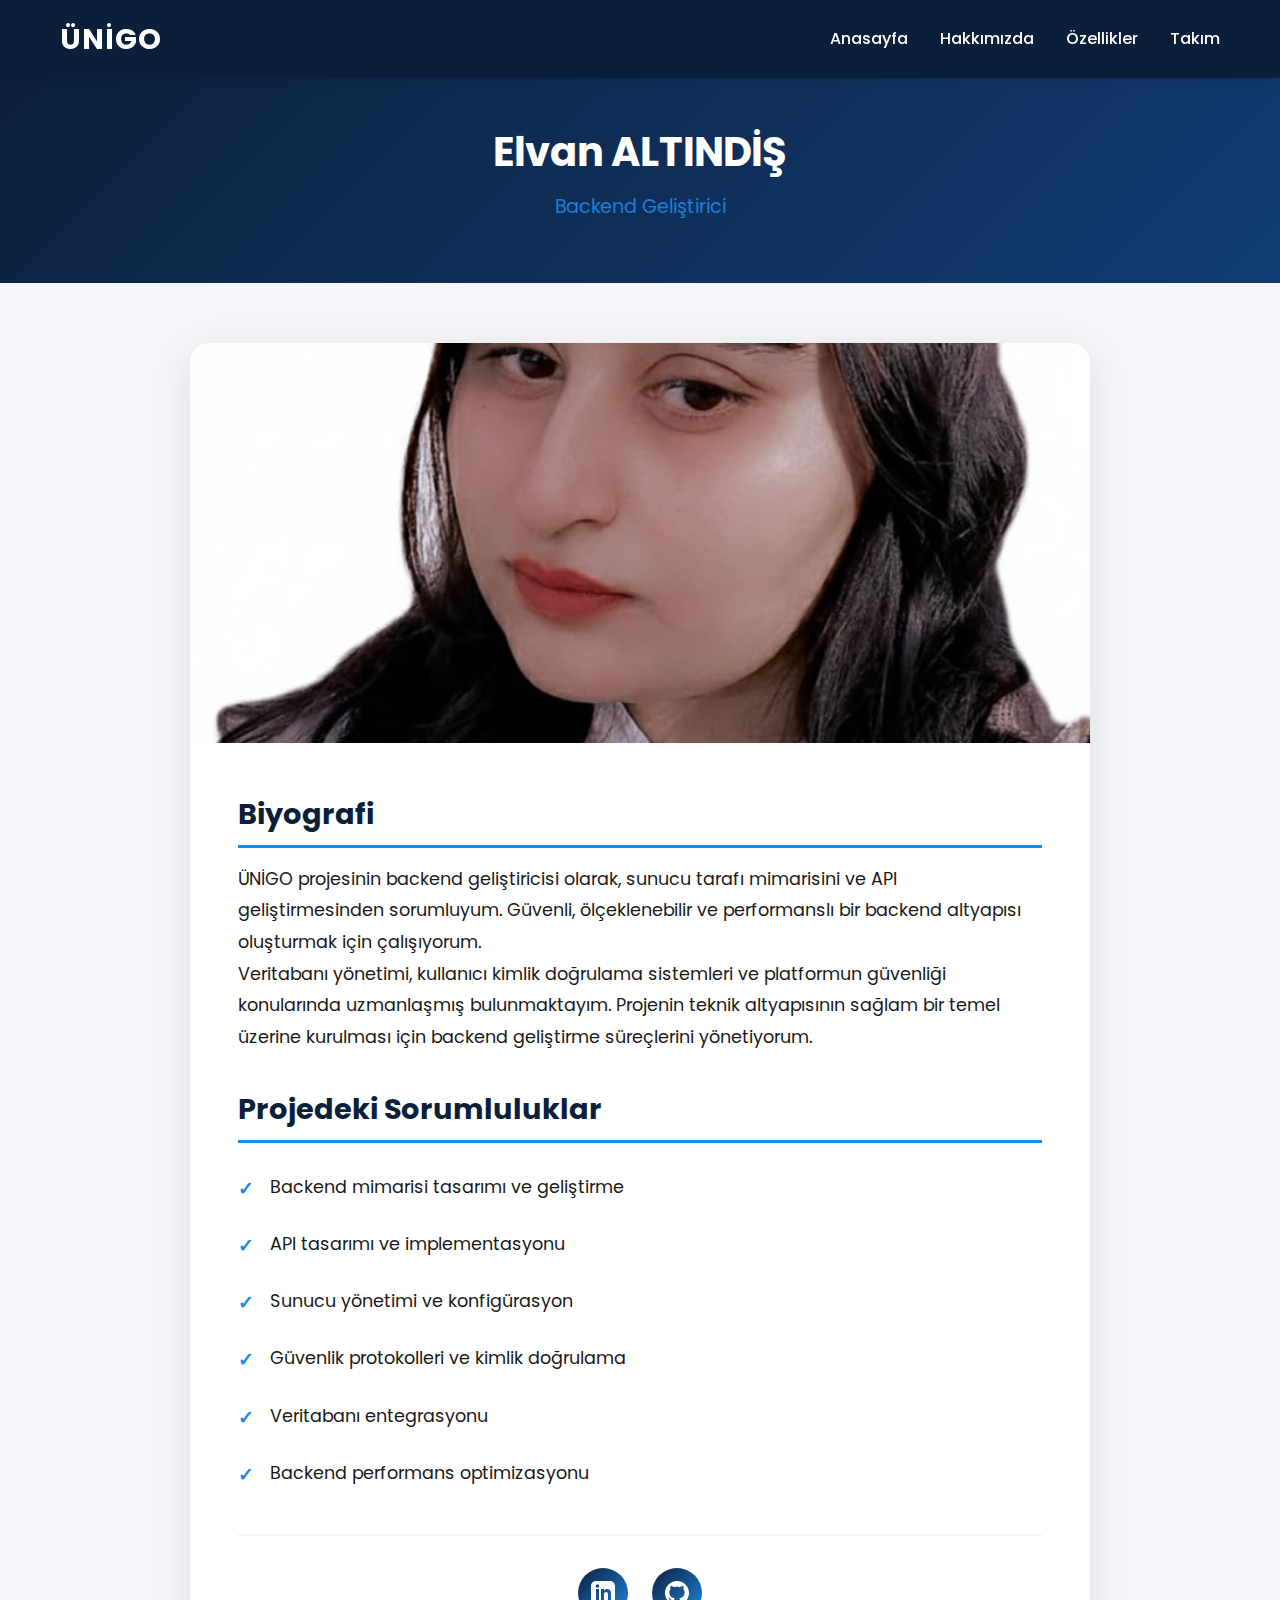
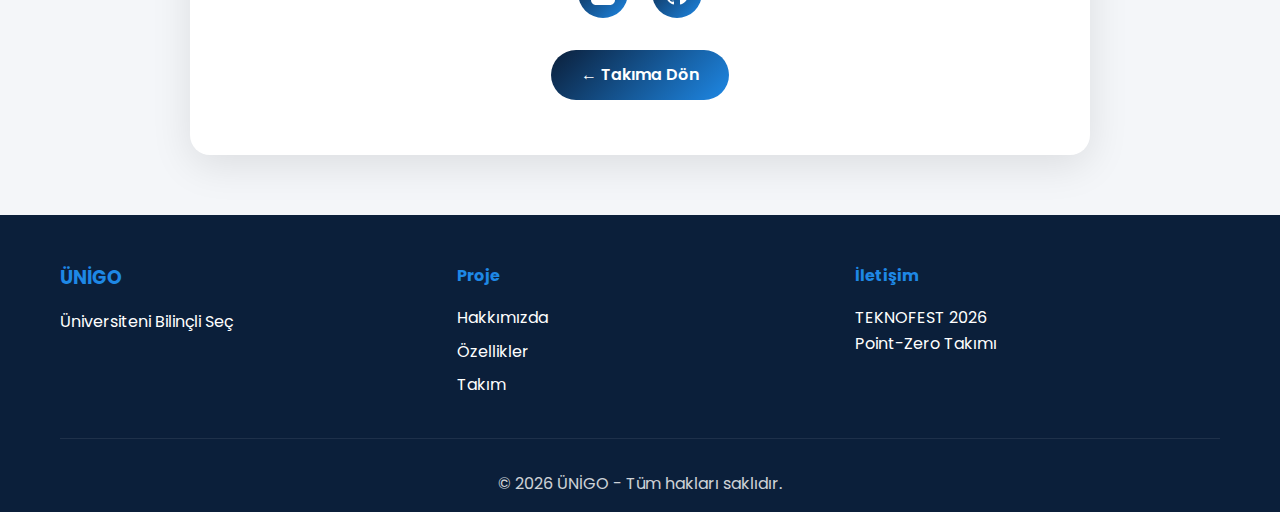
<file: uye4.html>
<!DOCTYPE html>
<html lang="tr">
<head>
    <meta charset="UTF-8">
    <meta name="viewport" content="width=device-width, initial-scale=1.0">
    <title>Elvan ALTINDİŞ - ÜNİGO Takımı</title>
    <link rel="stylesheet" href="style.css">
    <link rel="preconnect" href="https://fonts.googleapis.com">
    <link rel="preconnect" href="https://fonts.gstatic.com" crossorigin>
    <link href="https://fonts.googleapis.com/css2?family=Poppins:wght@300;400;500;600;700&display=swap" rel="stylesheet">
</head>
<body>
    <!-- Navigasyon Menüsü -->
    <nav class="navbar">
        <div class="container">
            <div class="nav-wrapper">
                <div class="logo">
                    <h2><a href="index.html" style="color: white; text-decoration: none;">ÜNİGO</a></h2>
                </div>
                <ul class="nav-menu">
                    <li><a href="index.html#anasayfa">Anasayfa</a></li>
                    <li><a href="index.html#hakkimizda">Hakkımızda</a></li>
                    <li><a href="index.html#ozellikler">Özellikler</a></li>
                    <li><a href="index.html#takim">Takım</a></li>
                </ul>
                <div class="hamburger">
                    <span></span>
                    <span></span>
                    <span></span>
                </div>
            </div>
        </div>
    </nav>

    <!-- Üye Başlık Alanı -->
    <section class="member-header">
        <div class="container">
            <h1>Elvan ALTINDİŞ</h1>
            <p class="member-role">Backend Geliştirici</p>
        </div>
    </section>

    <!-- Üye İçerik Alanı -->
    <section class="member-content">
        <div class="container">
            <div class="member-card">
                <div class="member-image-large">
                    <img src="uye4.jpg" alt="Elvan ALTINDİŞ">
                </div>
                <div class="member-details">
                    <div class="member-bio">
                        <h2>Biyografi</h2>
                        <p>
                            ÜNİGO projesinin backend geliştiricisi olarak, sunucu tarafı 
                            mimarisini ve API geliştirmesinden sorumluyum. Güvenli, ölçeklenebilir 
                            ve performanslı bir backend altyapısı oluşturmak için çalışıyorum.
                        </p>
                        <p>
                            Veritabanı yönetimi, kullanıcı kimlik doğrulama sistemleri ve 
                            platformun güvenliği konularında uzmanlaşmış bulunmaktayım. 
                            Projenin teknik altyapısının sağlam bir temel üzerine kurulması 
                            için backend geliştirme süreçlerini yönetiyorum.
                        </p>
                    </div>

                    <div class="member-responsibilities">
                        <h2>Projedeki Sorumluluklar</h2>
                        <ul>
                            <li>Backend mimarisi tasarımı ve geliştirme</li>
                            <li>API tasarımı ve implementasyonu</li>
                            <li>Sunucu yönetimi ve konfigürasyon</li>
                            <li>Güvenlik protokolleri ve kimlik doğrulama</li>
                            <li>Veritabanı entegrasyonu</li>
                            <li>Backend performans optimizasyonu</li>
                        </ul>
                    </div>

                    <div class="member-social">
                        <a href="https://www.linkedin.com/in/elvan-alt%C4%B1ndi%C5%9F-02a782370/" class="social-link" title="LinkedIn" target="_blank">
                            <svg width="24" height="24" viewBox="0 0 24 24" fill="currentColor">
                                <path d="M19 0h-14c-2.761 0-5 2.239-5 5v14c0 2.761 2.239 5 5 5h14c2.762 0 5-2.239 5-5v-14c0-2.761-2.238-5-5-5zm-11 19h-3v-11h3v11zm-1.5-12.268c-.966 0-1.75-.79-1.75-1.764s.784-1.764 1.75-1.764 1.75.79 1.75 1.764-.783 1.764-1.75 1.764zm13.5 12.268h-3v-5.604c0-3.368-4-3.113-4 0v5.604h-3v-11h3v1.765c1.396-2.586 7-2.777 7 2.476v6.759z"/>
                            </svg>
                        </a>
                        <a href="#" class="social-link" title="GitHub">
                            <svg width="24" height="24" viewBox="0 0 24 24" fill="currentColor">
                                <path d="M12 0c-6.626 0-12 5.373-12 12 0 5.302 3.438 9.8 8.207 11.387.599.111.793-.261.793-.577v-2.234c-3.338.726-4.033-1.416-4.033-1.416-.546-1.387-1.333-1.756-1.333-1.756-1.089-.745.083-.729.083-.729 1.205.084 1.839 1.237 1.839 1.237 1.07 1.834 2.807 1.304 3.492.997.107-.775.418-1.305.762-1.604-2.665-.305-5.467-1.334-5.467-5.931 0-1.311.469-2.381 1.236-3.221-.124-.303-.535-1.524.117-3.176 0 0 1.008-.322 3.301 1.23.957-.266 1.983-.399 3.003-.404 1.02.005 2.047.138 3.006.404 2.291-1.552 3.297-1.23 3.297-1.23.653 1.653.242 2.874.118 3.176.77.84 1.235 1.911 1.235 3.221 0 4.609-2.807 5.624-5.479 5.921.43.372.823 1.102.823 2.222v3.293c0 .319.192.694.801.576 4.765-1.589 8.199-6.086 8.199-11.386 0-6.627-5.373-12-12-12z"/>
                            </svg>
                        </a>
                    </div>

                    <div style="text-align: center;">
                        <a href="index.html#takim" class="back-button">← Takıma Dön</a>
                    </div>
                </div>
            </div>
        </div>
    </section>

    <!-- Footer -->
    <footer class="footer">
        <div class="container">
            <div class="footer-content">
                <div class="footer-section">
                    <h3>ÜNİGO</h3>
                    <p>Üniversiteni Bilinçli Seç</p>
                </div>
                <div class="footer-section">
                    <h4>Proje</h4>
                    <ul>
                        <li><a href="index.html#hakkimizda">Hakkımızda</a></li>
                        <li><a href="index.html#ozellikler">Özellikler</a></li>
                        <li><a href="index.html#takim">Takım</a></li>
                    </ul>
                </div>
                <div class="footer-section">
                    <h4>İletişim</h4>
                    <p>TEKNOFEST 2026</p>
                    <p>Point-Zero Takımı</p>
                </div>
            </div>
            <div class="footer-bottom">
                <p>&copy; 2026 ÜNİGO - Tüm hakları saklıdır.</p>
            </div>
        </div>
    </footer>

    <script src="script.js"></script>
</body>
</html>
</file>
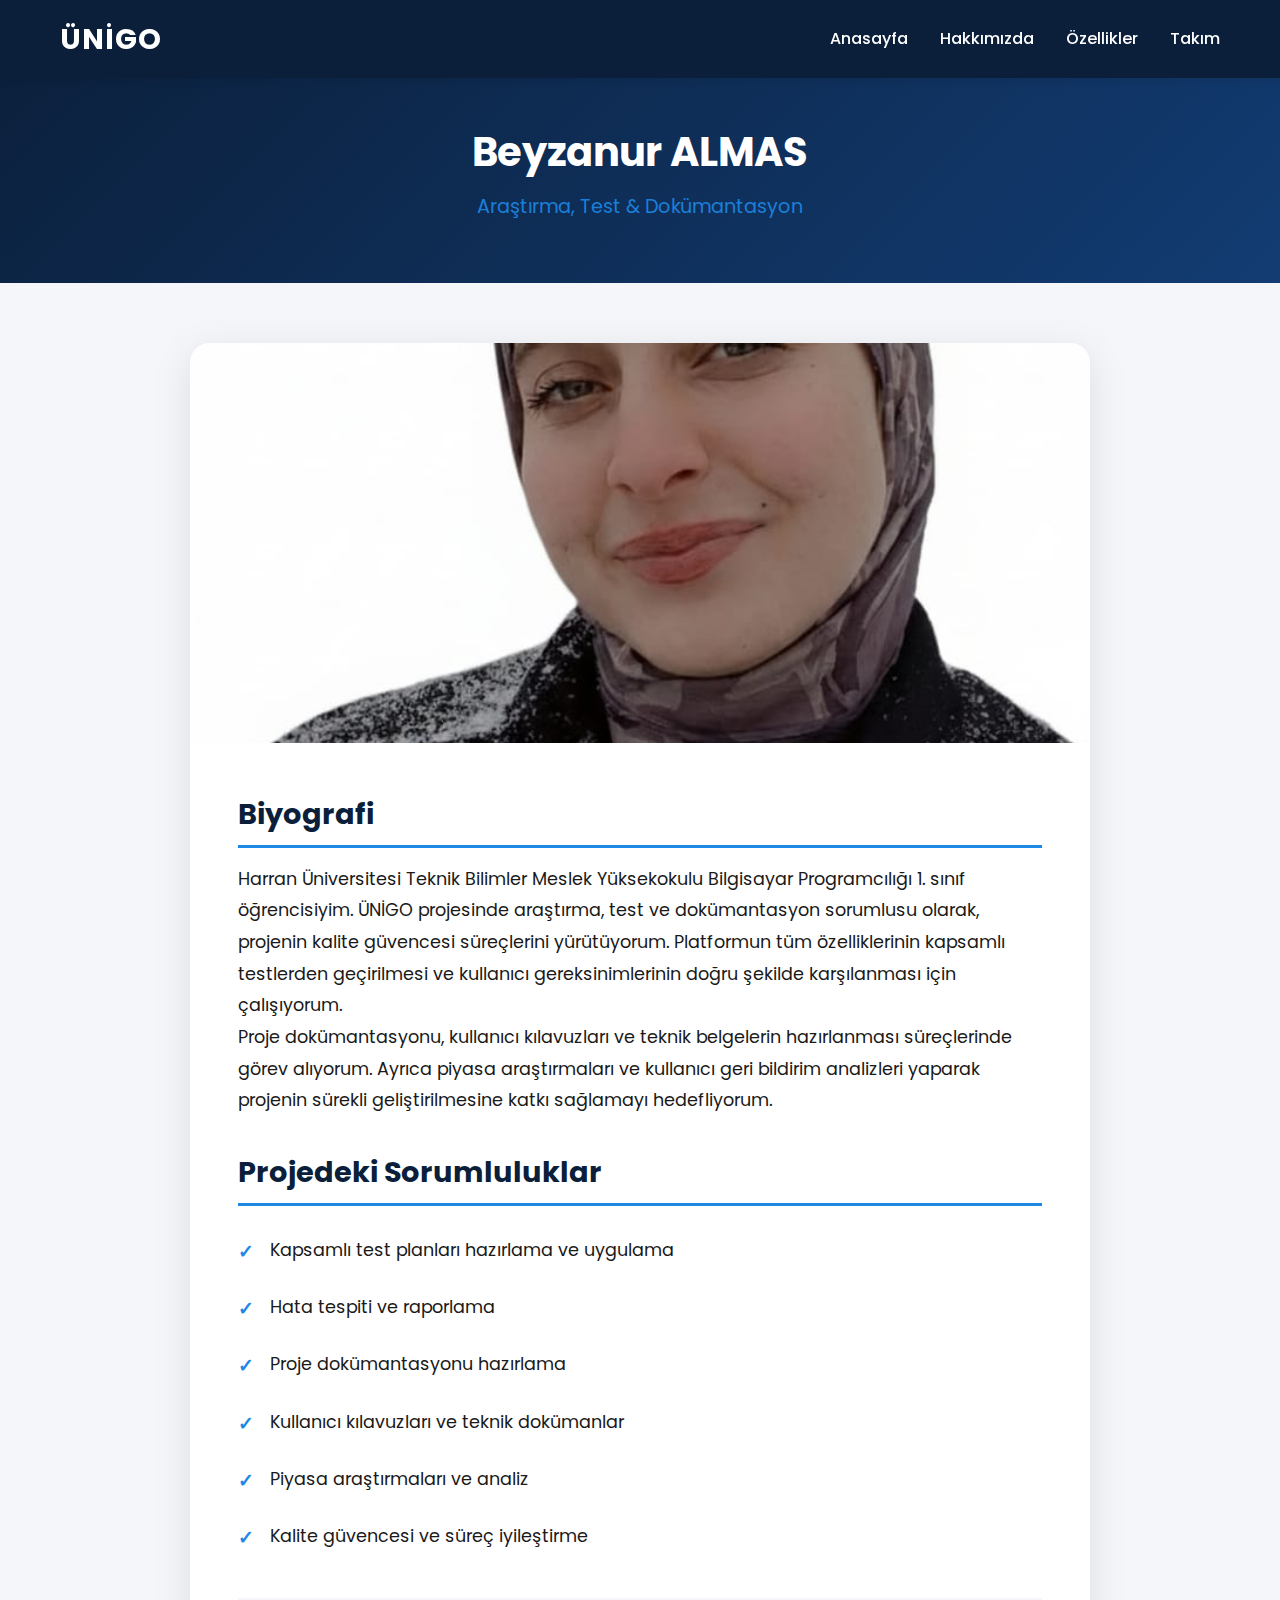
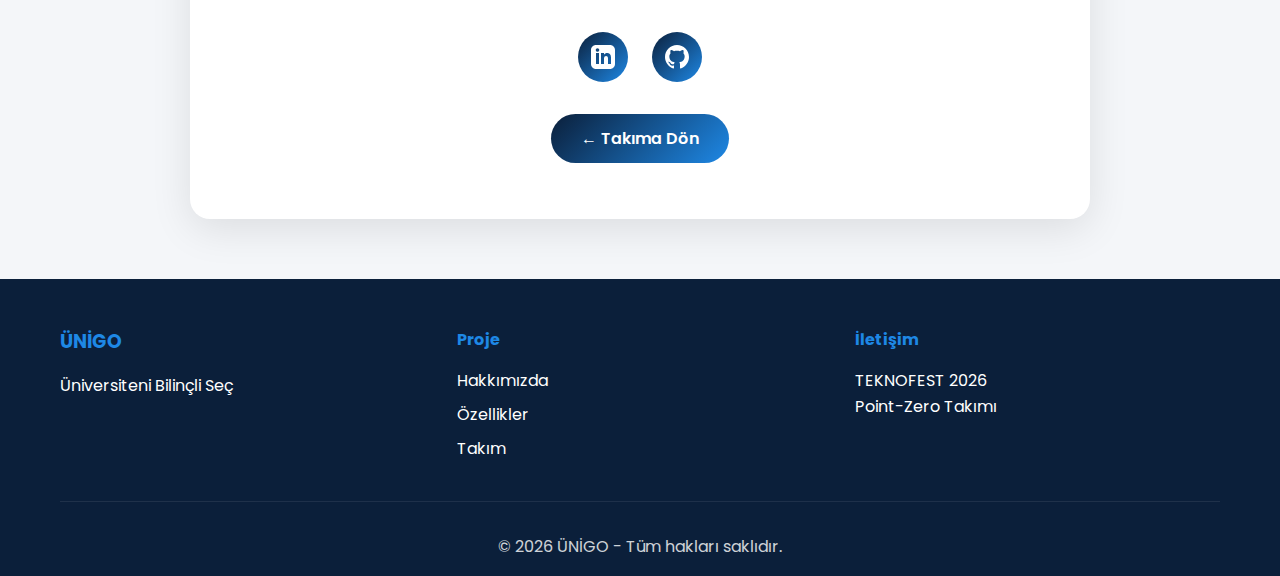
<file: uye6.html>
<!DOCTYPE html>
<html lang="tr">
<head>
    <meta charset="UTF-8">
    <meta name="viewport" content="width=device-width, initial-scale=1.0">
    <title>Beyzanur ALMAS - ÜNİGO Takımı</title>
    <link rel="stylesheet" href="style.css">
    <link rel="preconnect" href="https://fonts.googleapis.com">
    <link rel="preconnect" href="https://fonts.gstatic.com" crossorigin>
    <link href="https://fonts.googleapis.com/css2?family=Poppins:wght@300;400;500;600;700&display=swap" rel="stylesheet">
</head>
<body>
    <!-- Navigasyon Menüsü -->
    <nav class="navbar">
        <div class="container">
            <div class="nav-wrapper">
                <div class="logo">
                    <h2><a href="index.html" style="color: white; text-decoration: none;">ÜNİGO</a></h2>
                </div>
                <ul class="nav-menu">
                    <li><a href="index.html#anasayfa">Anasayfa</a></li>
                    <li><a href="index.html#hakkimizda">Hakkımızda</a></li>
                    <li><a href="index.html#ozellikler">Özellikler</a></li>
                    <li><a href="index.html#takim">Takım</a></li>
                </ul>
                <div class="hamburger">
                    <span></span>
                    <span></span>
                    <span></span>
                </div>
            </div>
        </div>
    </nav>

    <!-- Üye Başlık Alanı -->
    <section class="member-header">
        <div class="container">
            <h1>Beyzanur ALMAS</h1>
            <p class="member-role">Araştırma, Test & Dokümantasyon</p>
        </div>
    </section>

    <!-- Üye İçerik Alanı -->
    <section class="member-content">
        <div class="container">
            <div class="member-card">
                <div class="member-image-large">
                    <img src="uye6.jpg" alt="Beyzanur ALMAS">
                </div>
                <div class="member-details">
                    <div class="member-bio">
                        <h2>Biyografi</h2>
                    <p>Harran Üniversitesi Teknik Bilimler Meslek Yüksekokulu Bilgisayar Programcılığı 1. sınıf öğrencisiyim. 
                   ÜNİGO projesinde araştırma, test ve dokümantasyon sorumlusu olarak, projenin kalite güvencesi süreçlerini yürütüyorum. 
                 Platformun tüm özelliklerinin kapsamlı testlerden geçirilmesi ve kullanıcı gereksinimlerinin doğru şekilde karşılanması için çalışıyorum.
                  </p>


           <p>Proje dokümantasyonu, kullanıcı kılavuzları ve teknik belgelerin hazırlanması süreçlerinde görev alıyorum. 
           Ayrıca piyasa araştırmaları ve kullanıcı geri bildirim analizleri yaparak projenin sürekli geliştirilmesine katkı sağlamayı hedefliyorum.
           </p>

                    </div>

                    <div class="member-responsibilities">
                        <h2>Projedeki Sorumluluklar</h2>
                        <ul>
                            <li>Kapsamlı test planları hazırlama ve uygulama</li>
                            <li>Hata tespiti ve raporlama</li>
                            <li>Proje dokümantasyonu hazırlama</li>
                            <li>Kullanıcı kılavuzları ve teknik dokümanlar</li>
                            <li>Piyasa araştırmaları ve analiz</li>
                            <li>Kalite güvencesi ve süreç iyileştirme</li>
                        </ul>
                    </div>

                    <div class="member-social">
                        <a href="#" class="social-link" title="LinkedIn">
                            <svg width="24" height="24" viewBox="0 0 24 24" fill="currentColor">
                                <path d="M19 0h-14c-2.761 0-5 2.239-5 5v14c0 2.761 2.239 5 5 5h14c2.762 0 5-2.239 5-5v-14c0-2.761-2.238-5-5-5zm-11 19h-3v-11h3v11zm-1.5-12.268c-.966 0-1.75-.79-1.75-1.764s.784-1.764 1.75-1.764 1.75.79 1.75 1.764-.783 1.764-1.75 1.764zm13.5 12.268h-3v-5.604c0-3.368-4-3.113-4 0v5.604h-3v-11h3v1.765c1.396-2.586 7-2.777 7 2.476v6.759z"/>
                            </svg>
                        </a>
                        <a href="#" class="social-link" title="GitHub">
                            <svg width="24" height="24" viewBox="0 0 24 24" fill="currentColor">
                                <path d="M12 0c-6.626 0-12 5.373-12 12 0 5.302 3.438 9.8 8.207 11.387.599.111.793-.261.793-.577v-2.234c-3.338.726-4.033-1.416-4.033-1.416-.546-1.387-1.333-1.756-1.333-1.756-1.089-.745.083-.729.083-.729 1.205.084 1.839 1.237 1.839 1.237 1.07 1.834 2.807 1.304 3.492.997.107-.775.418-1.305.762-1.604-2.665-.305-5.467-1.334-5.467-5.931 0-1.311.469-2.381 1.236-3.221-.124-.303-.535-1.524.117-3.176 0 0 1.008-.322 3.301 1.23.957-.266 1.983-.399 3.003-.404 1.02.005 2.047.138 3.006.404 2.291-1.552 3.297-1.23 3.297-1.23.653 1.653.242 2.874.118 3.176.77.84 1.235 1.911 1.235 3.221 0 4.609-2.807 5.624-5.479 5.921.43.372.823 1.102.823 2.222v3.293c0 .319.192.694.801.576 4.765-1.589 8.199-6.086 8.199-11.386 0-6.627-5.373-12-12-12z"/>
                            </svg>
                        </a>
                    </div>

                    <div style="text-align: center;">
                        <a href="index.html#takim" class="back-button">← Takıma Dön</a>
                    </div>
                </div>
            </div>
        </div>
    </section>

    <!-- Footer -->
    <footer class="footer">
        <div class="container">
            <div class="footer-content">
                <div class="footer-section">
                    <h3>ÜNİGO</h3>
                    <p>Üniversiteni Bilinçli Seç</p>
                </div>
                <div class="footer-section">
                    <h4>Proje</h4>
                    <ul>
                        <li><a href="index.html#hakkimizda">Hakkımızda</a></li>
                        <li><a href="index.html#ozellikler">Özellikler</a></li>
                        <li><a href="index.html#takim">Takım</a></li>
                    </ul>
                </div>
                <div class="footer-section">
                    <h4>İletişim</h4>
                    <p>TEKNOFEST 2026</p>
                    <p>Point-Zero Takımı</p>
                </div>
            </div>
            <div class="footer-bottom">
                <p>&copy; 2026 ÜNİGO - Tüm hakları saklıdır.</p>
            </div>
        </div>
    </footer>

    <script src="script.js"></script>
</body>
</html>
</file>
<file: style.css>
/* ============================================
   GENEL AYARLAR VE DEĞİŞKENLER
   ============================================ */

:root {
    /* Renk Paleti - TEKNOFEST Formatına Göre */
    --primary-color: #0B1F3A;      /* Koyu Lacivert */
    --secondary-color: #123C73;    /* Derin Mavi */
    --accent-color: #1E88E5;       /* Canlı Mavi */
    --bg-light: #F4F6F9;           /* Açık Gri */
    --white: #FFFFFF;
    --text-dark: #1A1A1A;
    
    /* Font Ayarları */
    --font-family: 'Poppins', sans-serif;
    
    /* Geçiş Süreleri */
    --transition-fast: 0.3s;
    --transition-normal: 0.5s;
    --transition-slow: 0.8s;
}

/* Reset ve Temel Stiller */
* {
    margin: 0;
    padding: 0;
    box-sizing: border-box;
}

html {
    scroll-behavior: smooth; /* Yumuşak kaydırma */
}

body {
    font-family: var(--font-family);
    color: var(--text-dark);
    background-color: var(--white);
    line-height: 1.6;
    overflow-x: hidden;
}

.container {
    max-width: 1200px;
    margin: 0 auto;
    padding: 0 20px;
}

/* ============================================
   NAVİGASYON MENÜSÜ
   ============================================ */

.navbar {
    position: fixed;
    top: 0;
    width: 100%;
    background-color: var(--primary-color);
    padding: 1rem 0;
    z-index: 1000;
    box-shadow: 0 2px 10px rgba(0, 0, 0, 0.1);
    transition: all var(--transition-fast);
}

.nav-wrapper {
    display: flex;
    justify-content: space-between;
    align-items: center;
}

.logo h2 {
    color: var(--white);
    font-size: 1.8rem;
    font-weight: 700;
    letter-spacing: 1px;
}

.nav-menu {
    display: flex;
    list-style: none;
    gap: 2rem;
}

.nav-menu a {
    color: var(--white);
    text-decoration: none;
    font-weight: 500;
    transition: color var(--transition-fast);
    position: relative;
}

.nav-menu a::after {
    content: '';
    position: absolute;
    bottom: -5px;
    left: 0;
    width: 0;
    height: 2px;
    background-color: var(--accent-color);
    transition: width var(--transition-fast);
}

.nav-menu a:hover::after {
    width: 100%;
}

.nav-menu a:hover {
    color: var(--accent-color);
}

/* Hamburger Menü (Mobil) */
.hamburger {
    display: none;
    flex-direction: column;
    cursor: pointer;
    gap: 5px;
}

.hamburger span {
    width: 25px;
    height: 3px;
    background-color: var(--white);
    transition: all var(--transition-fast);
}

/* ============================================
   HERO ALANI
   ============================================ */

.hero {
    background: linear-gradient(135deg, var(--primary-color) 0%, var(--secondary-color) 100%);
    min-height: 100vh;
    display: flex;
    align-items: center;
    justify-content: center;
    position: relative;
    padding-top: 80px;
    overflow: hidden;
}

.hero::before {
    content: '';
    position: absolute;
    top: 0;
    left: 0;
    right: 0;
    bottom: 0;
    background: url('data:image/svg+xml,<svg width="100" height="100" xmlns="http://www.w3.org/2000/svg"><defs><pattern id="grid" width="100" height="100" patternUnits="userSpaceOnUse"><path d="M 100 0 L 0 0 0 100" fill="none" stroke="rgba(255,255,255,0.05)" stroke-width="1"/></pattern></defs><rect width="100%" height="100%" fill="url(%23grid)"/></svg>');
    opacity: 0.3;
}

.hero-content {
    position: relative;
    z-index: 1;
    text-align: center;
    color: var(--white);
    max-width: 800px;
    padding: 2rem;
}

.hero-title {
    font-size: 3.5rem;
    font-weight: 700;
    margin-bottom: 1.5rem;
    line-height: 1.2;
    animation: fadeInUp 1s ease-out;
}

.hero-description {
    font-size: 1.2rem;
    margin-bottom: 2rem;
    opacity: 0.95;
    line-height: 1.8;
    animation: fadeInUp 1s ease-out 0.2s both;
}

/* Hero Butonu */
.btn-primary {
    display: inline-block;
    padding: 15px 40px;
    background: linear-gradient(135deg, var(--primary-color) 0%, var(--accent-color) 100%);
    color: var(--white);
    text-decoration: none;
    border-radius: 50px;
    font-weight: 600;
    font-size: 1.1rem;
    transition: all var(--transition-fast);
    box-shadow: 0 4px 15px rgba(30, 136, 229, 0.3);
    animation: fadeInUp 1s ease-out 0.4s both;
}

.btn-primary:hover {
    transform: translateY(-3px);
    box-shadow: 0 6px 20px rgba(30, 136, 229, 0.4);
    background: linear-gradient(135deg, var(--accent-color) 0%, var(--primary-color) 100%);
}

/* Hero Wave (Dalga Efekti) */
.hero-wave {
    position: absolute;
    bottom: 0;
    left: 0;
    width: 100%;
    overflow: hidden;
}

.hero-wave svg {
    display: block;
    width: 100%;
    height: 120px;
}

/* ============================================
   ANİMASYONLAR
   ============================================ */

@keyframes fadeInUp {
    from {
        opacity: 0;
        transform: translateY(30px);
    }
    to {
        opacity: 1;
        transform: translateY(0);
    }
}

.fade-in {
    animation: fadeInUp 1s ease-out;
}

/* Scroll Animasyonu için sınıf */
.fade-in-scroll {
    opacity: 0;
    transform: translateY(30px);
    transition: opacity var(--transition-normal), transform var(--transition-normal);
}

.fade-in-scroll.visible {
    opacity: 1;
    transform: translateY(0);
}

/* ============================================
   PROJE HAKKINDA BÖLÜMÜ
   ============================================ */

.about {
    padding: 100px 0;
    background-color: var(--bg-light);
}

.section-title {
    text-align: center;
    font-size: 2.5rem;
    font-weight: 700;
    color: var(--primary-color);
    margin-bottom: 3rem;
    position: relative;
    display: inline-block;
    width: 100%;
}

.section-title::after {
    content: '';
    position: absolute;
    bottom: -10px;
    left: 50%;
    transform: translateX(-50%);
    width: 80px;
    height: 4px;
    background: linear-gradient(90deg, var(--primary-color), var(--accent-color));
    border-radius: 2px;
}

.about-grid {
    display: grid;
    grid-template-columns: repeat(auto-fit, minmax(300px, 1fr));
    gap: 2rem;
    margin-top: 4rem;
}

.about-card {
    background: var(--white);
    padding: 2.5rem;
    border-radius: 15px;
    box-shadow: 0 5px 20px rgba(0, 0, 0, 0.08);
    transition: all var(--transition-fast);
    text-align: center;
}

.about-card:hover {
    transform: translateY(-10px);
    box-shadow: 0 10px 30px rgba(0, 0, 0, 0.15);
}

.card-icon {
    font-size: 3rem;
    margin-bottom: 1rem;
}

.about-card h3 {
    color: var(--primary-color);
    font-size: 1.5rem;
    margin-bottom: 1rem;
    font-weight: 600;
}

.about-card p {
    color: var(--text-dark);
    line-height: 1.8;
    opacity: 0.9;
}

/* ============================================
   ÖZELLİKLER BÖLÜMÜ
   ============================================ */

.features {
    padding: 100px 0;
    background-color: var(--white);
}

.features-grid {
    display: grid;
    grid-template-columns: repeat(auto-fit, minmax(250px, 1fr));
    gap: 2rem;
    margin-top: 4rem;
}

.feature-card {
    background: var(--bg-light);
    padding: 2.5rem;
    border-radius: 15px;
    text-align: center;
    transition: all var(--transition-fast);
    border: 2px solid transparent;
}

.feature-card:hover {
    transform: translateY(-10px);
    border-color: var(--accent-color);
    box-shadow: 0 10px 30px rgba(30, 136, 229, 0.2);
    background: var(--white);
}

.feature-icon {
    width: 80px;
    height: 80px;
    margin: 0 auto 1.5rem;
    background: linear-gradient(135deg, var(--primary-color), var(--accent-color));
    border-radius: 50%;
    display: flex;
    align-items: center;
    justify-content: center;
    color: var(--white);
    transition: all var(--transition-fast);
}

.feature-card:hover .feature-icon {
    transform: scale(1.1) rotate(5deg);
}

.feature-card h3 {
    color: var(--primary-color);
    font-size: 1.3rem;
    margin-bottom: 1rem;
    font-weight: 600;
}

.feature-card p {
    color: var(--text-dark);
    line-height: 1.8;
    opacity: 0.9;
}

/* ============================================
   TAKIM BÖLÜMÜ
   ============================================ */

.team {
    padding: 100px 0;
    background-color: var(--bg-light);
}

.team-header {
    text-align: center;
    margin-bottom: 4rem;
}

.team-info {
    margin-top: 2rem;
    display: flex;
    justify-content: center;
    gap: 3rem;
    flex-wrap: wrap;
}

.team-info p {
    font-size: 1.1rem;
    color: var(--text-dark);
}

.team-info strong {
    color: var(--primary-color);
}

.team-grid {
    display: grid;
    grid-template-columns: repeat(auto-fit, minmax(280px, 1fr));
    gap: 2rem;
    margin-top: 4rem;
}

.team-card {
    background: var(--white);
    border-radius: 15px;
    overflow: hidden;
    box-shadow: 0 5px 20px rgba(0, 0, 0, 0.08);
    transition: all var(--transition-fast);
    cursor: pointer;
}

.team-card:hover {
    transform: translateY(-10px);
    box-shadow: 0 10px 30px rgba(0, 0, 0, 0.15);
}

.team-image {
    width: 100%;
    height: 300px;
    overflow: hidden;
    background: linear-gradient(135deg, var(--primary-color), var(--secondary-color));
    display: flex;
    align-items: center;
    justify-content: center;
}

.team-image img {
    width: 100%;
    height: 100%;
    object-fit: cover;
    transition: transform var(--transition-normal);
}

.team-card:hover .team-image img {
    transform: scale(1.1);
}

.team-content {
    padding: 2rem;
    text-align: center;
}

.team-content h3 {
    color: var(--primary-color);
    font-size: 1.3rem;
    margin-bottom: 0.5rem;
    font-weight: 600;
}

.team-role {
    color: var(--accent-color);
    font-weight: 500;
    font-size: 1rem;
}

/* ============================================
   FOOTER
   ============================================ */

.footer {
    background-color: var(--primary-color);
    color: var(--white);
    padding: 3rem 0 1rem;
}

.footer-content {
    display: grid;
    grid-template-columns: repeat(auto-fit, minmax(250px, 1fr));
    gap: 2rem;
    margin-bottom: 2rem;
}

.footer-section h3,
.footer-section h4 {
    margin-bottom: 1rem;
    color: var(--accent-color);
}

.footer-section ul {
    list-style: none;
}

.footer-section ul li {
    margin-bottom: 0.5rem;
}

.footer-section a {
    color: var(--white);
    text-decoration: none;
    transition: color var(--transition-fast);
}

.footer-section a:hover {
    color: var(--accent-color);
}

.footer-bottom {
    text-align: center;
    padding-top: 2rem;
    border-top: 1px solid rgba(255, 255, 255, 0.1);
    opacity: 0.8;
}

/* ============================================
   ÜYE DETAY SAYFASI STİLLERİ
   ============================================ */

.member-header {
    background: linear-gradient(135deg, var(--primary-color) 0%, var(--secondary-color) 100%);
    padding: 120px 0 60px;
    color: var(--white);
    text-align: center;
}

.member-header h1 {
    font-size: 2.5rem;
    margin-bottom: 0.5rem;
}

.member-header .member-role {
    font-size: 1.2rem;
    opacity: 0.9;
    color: var(--accent-color);
}

.member-content {
    padding: 60px 0;
    background-color: var(--bg-light);
}

.member-card {
    max-width: 900px;
    margin: 0 auto;
    background: var(--white);
    border-radius: 20px;
    overflow: hidden;
    box-shadow: 0 10px 40px rgba(0, 0, 0, 0.1);
}

.member-image-large {
    width: 100%;
    height: 400px;
    overflow: hidden;
    background: linear-gradient(135deg, var(--primary-color), var(--secondary-color));
}

.member-image-large img {
    width: 100%;
    height: 100%;
    object-fit: cover;
}

.member-details {
    padding: 3rem;
}

.member-bio {
    margin-bottom: 2rem;
}

.member-bio h2,
.member-responsibilities h2 {
    color: var(--primary-color);
    font-size: 1.8rem;
    margin-bottom: 1rem;
    border-bottom: 3px solid var(--accent-color);
    padding-bottom: 0.5rem;
}

.member-bio p,
.member-responsibilities ul {
    color: var(--text-dark);
    line-height: 1.8;
    font-size: 1.1rem;
}

.member-responsibilities ul {
    list-style: none;
    padding-left: 0;
}

.member-responsibilities ul li {
    padding: 0.8rem 0;
    padding-left: 2rem;
    position: relative;
}

.member-responsibilities ul li::before {
    content: '✓';
    position: absolute;
    left: 0;
    color: var(--accent-color);
    font-weight: bold;
    font-size: 1.2rem;
}

.member-social {
    margin-top: 2rem;
    padding-top: 2rem;
    border-top: 2px solid var(--bg-light);
    display: flex;
    gap: 1.5rem;
    justify-content: center;
}

.social-link {
    width: 50px;
    height: 50px;
    border-radius: 50%;
    background: linear-gradient(135deg, var(--primary-color), var(--accent-color));
    display: flex;
    align-items: center;
    justify-content: center;
    color: var(--white);
    text-decoration: none;
    transition: all var(--transition-fast);
    font-size: 1.2rem;
}

.social-link:hover {
    transform: translateY(-5px) scale(1.1);
    box-shadow: 0 5px 15px rgba(30, 136, 229, 0.4);
}

.back-button {
    display: inline-block;
    margin-top: 2rem;
    padding: 12px 30px;
    background: linear-gradient(135deg, var(--primary-color) 0%, var(--accent-color) 100%);
    color: var(--white);
    text-decoration: none;
    border-radius: 50px;
    font-weight: 600;
    transition: all var(--transition-fast);
}

.back-button:hover {
    transform: translateY(-3px);
    box-shadow: 0 5px 15px rgba(30, 136, 229, 0.3);
}

/* ============================================
   RIPPLE EFEKTİ (BUTON ANİMASYONU)
   ============================================ */

.ripple {
    position: absolute;
    border-radius: 50%;
    background: rgba(255, 255, 255, 0.6);
    transform: scale(0);
    animation: ripple-animation 0.6s ease-out;
    pointer-events: none;
}

@keyframes ripple-animation {
    to {
        transform: scale(4);
        opacity: 0;
    }
}

.btn-primary,
.back-button {
    position: relative;
    overflow: hidden;
}

/* ============================================
   RESPONSIVE TASARIM (MOBİL UYUMLU)
   ============================================ */

@media (max-width: 768px) {
    /* Navigasyon */
    .hamburger {
        display: flex;
    }
    
    .nav-menu {
        position: fixed;
        left: -100%;
        top: 70px;
        flex-direction: column;
        background-color: var(--primary-color);
        width: 100%;
        text-align: center;
        transition: left var(--transition-normal);
        padding: 2rem 0;
        box-shadow: 0 10px 27px rgba(0, 0, 0, 0.05);
    }
    
    .nav-menu.active {
        left: 0;
    }
    
    /* Hero */
    .hero-title {
        font-size: 2.2rem;
    }
    
    .hero-description {
        font-size: 1rem;
    }
    
    /* Bölüm Başlıkları */
    .section-title {
        font-size: 2rem;
    }
    
    /* Grid Düzenleri */
    .about-grid,
    .features-grid,
    .team-grid {
        grid-template-columns: 1fr;
    }
    
    /* Takım Bilgisi */
    .team-info {
        flex-direction: column;
        gap: 1rem;
    }
    
    /* Footer */
    .footer-content {
        grid-template-columns: 1fr;
        text-align: center;
    }
    
    /* Üye Detay Sayfası */
    .member-header h1 {
        font-size: 1.8rem;
    }
    
    .member-image-large {
        height: 300px;
    }
    
    .member-details {
        padding: 2rem;
    }
}

@media (max-width: 480px) {
    .hero-title {
        font-size: 1.8rem;
    }
    
    .btn-primary {
        padding: 12px 30px;
        font-size: 1rem;
    }
    
    .section-title {
        font-size: 1.8rem;
    }
    
    .about-card,
    .feature-card {
        padding: 2rem;
    }
}
</file>
